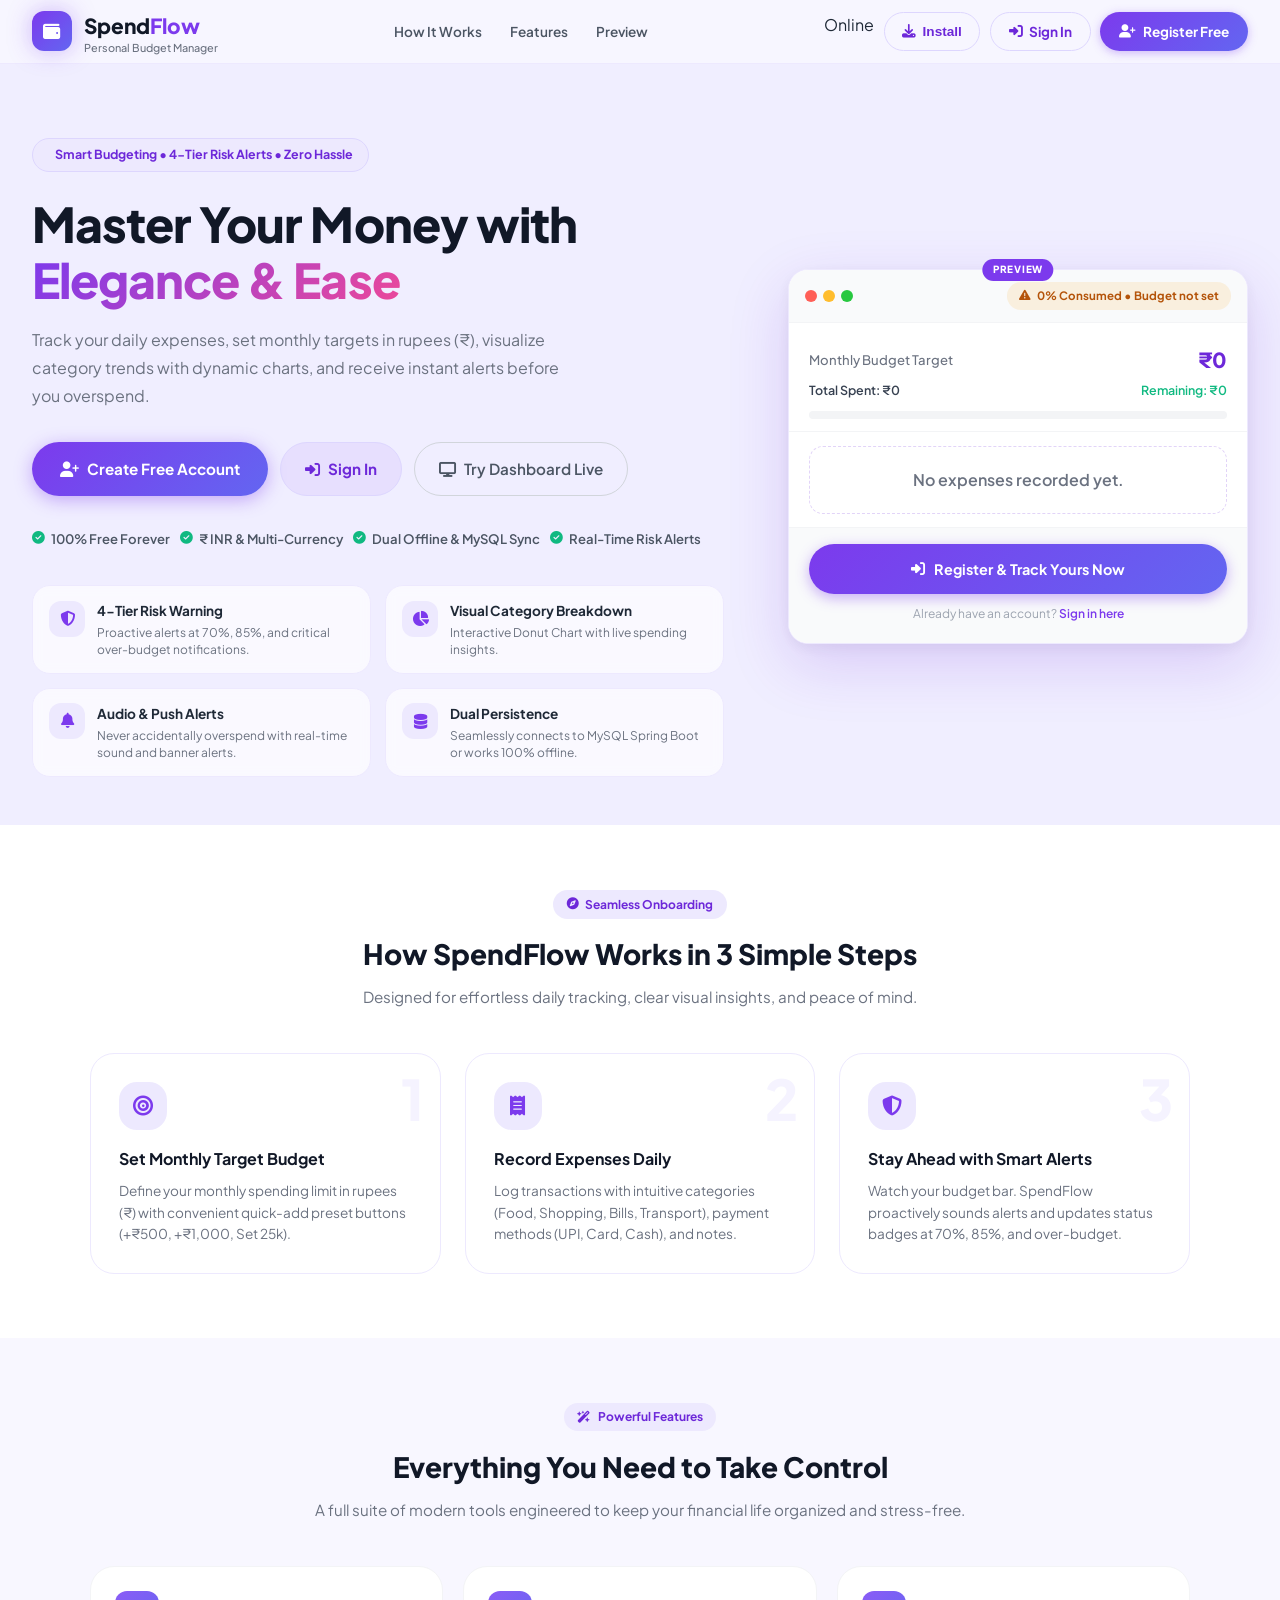
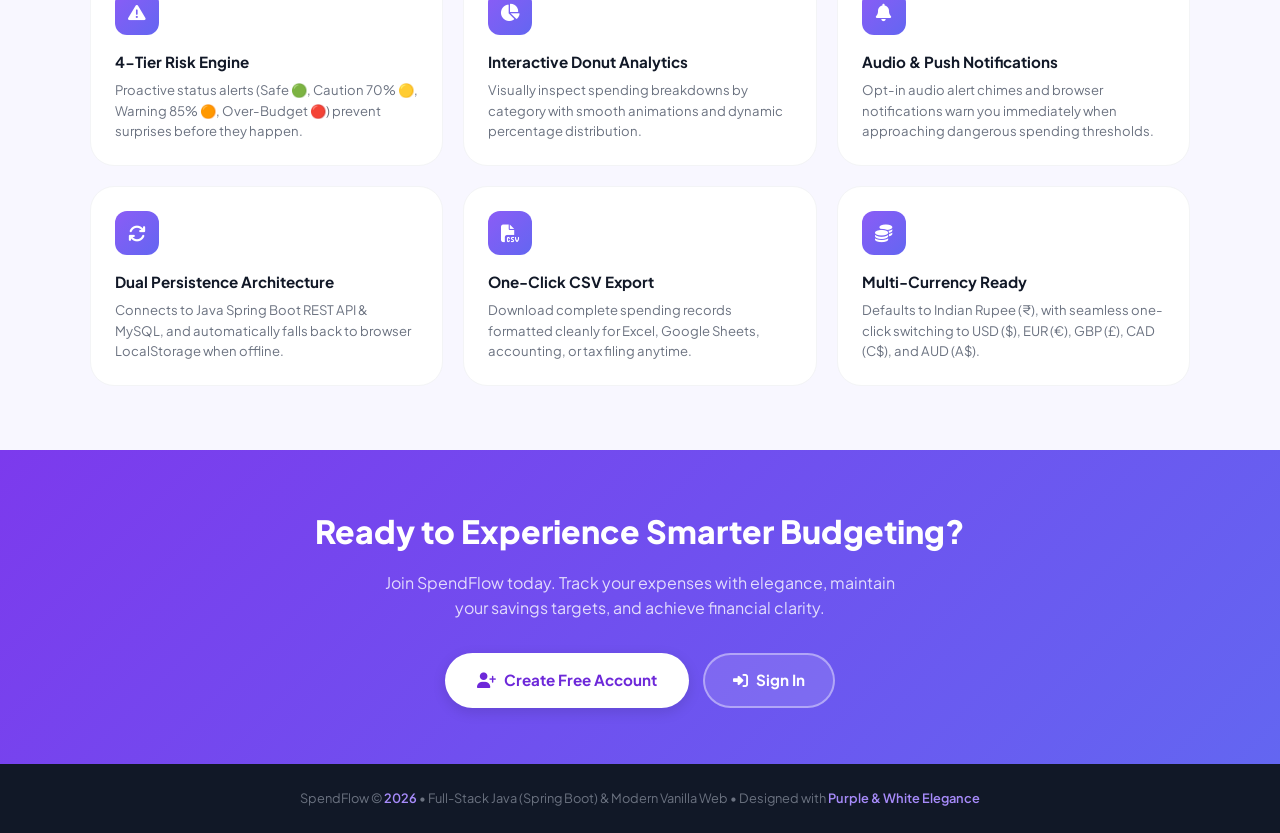
<file: features.html>
<!DOCTYPE html>
<html lang="en">
<head>
    <meta charset="UTF-8">
    <meta name="viewport" content="width=device-width, initial-scale=1.0">
    <meta name="theme-color" content="#6d28d9">
    <link rel="manifest" href="manifest.webmanifest">
    <link rel="icon" href="icons/spendflow.svg" type="image/svg+xml">
    <link rel="apple-touch-icon" href="icons/spendflow.svg">
    <title>Features &amp; Capabilities | SpendFlow</title>
    <meta name="description" content="Explore the comprehensive personal finance and budget tracking features in SpendFlow.">
    <!-- Google Fonts -->
    <link rel="preconnect" href="https://fonts.googleapis.com">
    <link rel="preconnect" href="https://fonts.gstatic.com" crossorigin>
    <link href="https://fonts.googleapis.com/css2?family=Plus+Jakarta+Sans:wght@300;400;500;600;700;800&display=swap" rel="stylesheet">
    <!-- Font Awesome Icons -->
    <link rel="stylesheet" href="https://cdnjs.cloudflare.com/ajax/libs/font-awesome/6.5.1/css/all.min.css">
    <link rel="stylesheet" href="style.css">
</head>
<body>
    <div class="app-wrapper">

        <!-- Top Navigation / Header -->
        <header class="app-header">
            <div class="header-container">
                <a href="index.html" class="logo-area" style="text-decoration: none; color: inherit;">
                    <div class="logo-icon">
                        <i class="fa-solid fa-wallet"></i>
                    </div>
                    <div>
                        <h1 class="logo-title">Spend<span>Flow</span></h1>
                        <p class="logo-subtitle">Personal Expense &amp; Budget Manager</p>
                    </div>
                </a>

                <!-- Multi-Page Navigation Bar -->
                <nav class="app-main-nav" aria-label="Main Navigation">
                    <a href="index.html" class="nav-tab-link"><i class="fa-solid fa-gauge-high"></i> <span>Dashboard</span></a>
                    <a href="expenses.html" class="nav-tab-link"><i class="fa-solid fa-receipt"></i> <span>Expenses</span></a>
                    <a href="categories.html" class="nav-tab-link"><i class="fa-solid fa-chart-pie"></i> <span>Categories</span></a>
                    <a href="features.html" class="nav-tab-link active"><i class="fa-solid fa-sparkles"></i> <span>Features</span></a>
                </nav>

                <div class="header-actions">
                    <div class="currency-selector-wrapper">
                        <label for="currency-select"><i class="fa-solid fa-coins"></i></label>
                        <select id="currency-select" title="Select Currency">
                            <option value="₹" selected>INR (₹)</option>
                            <option value="$">USD ($)</option>
                            <option value="€">EUR (€)</option>
                            <option value="£">GBP (£)</option>
                            <option value="C$">CAD (C$)</option>
                            <option value="A$">AUD (A$)</option>
                        </select>
                    </div>

                    <button id="open-budget-modal-btn" class="btn btn-secondary" title="Update Monthly Budget">
                        <i class="fa-solid fa-pen-to-square"></i>
                        <span>Edit Budget</span>
                    </button>

                    <button id="export-csv-btn" class="btn btn-ghost" title="Export Expenses to CSV">
                        <i class="fa-solid fa-download"></i>
                        <span>Export</span>
                    </button>

                    <!-- User Profile Header Widget -->
                    <div id="user-profile-widget" class="user-profile-header" title="Current User Account">
                        <span class="user-profile-avatar" id="user-profile-avatar"><i class="fa-solid fa-user"></i></span>
                        <span id="user-profile-name">Guest</span>
                        <button type="button" class="user-logout-btn" id="user-logout-btn" title="Sign Out or Switch User">
                            <i class="fa-solid fa-right-from-bracket"></i>
                        </button>
                    </div>
                </div>
            </div>
        </header>

        <!-- Main Content Container -->
        <main class="main-container">

            <!-- Page Hero Banner -->
            <div class="page-hero-banner">
                <div class="page-hero-left">
                    <div class="page-hero-icon">
                        <i class="fa-solid fa-sparkles"></i>
                    </div>
                    <div>
                        <h2 class="page-hero-title">SpendFlow Features &amp; System Capabilities</h2>
                        <p class="page-hero-subtitle">Discover the full toolkit designed to keep your personal finances elegant, organized, and over-budget proof.</p>
                    </div>
                </div>
                <div class="page-hero-actions">
                    <a href="index.html" class="btn btn-primary">
                        <i class="fa-solid fa-gauge-high"></i>
                        <span>Go to Dashboard</span>
                    </a>
                    <a href="expenses.html" class="btn btn-secondary">
                        <i class="fa-solid fa-receipt"></i>
                        <span>Log Expenses</span>
                    </a>
                </div>
            </div>

            <!-- Detailed Features 2x3 Grid -->
            <div class="features-page-grid">

                <!-- Feature 1: 4-Tier Risk Warning System -->
                <div class="feature-deep-card">
                    <div class="feature-deep-header">
                        <div class="feature-deep-icon">
                            <i class="fa-solid fa-shield-halved"></i>
                        </div>
                        <div>
                            <h3>4-Tier Risk Warning Engine</h3>
                            <span class="badge badge-primary">Smart Protection</span>
                        </div>
                    </div>
                    <p>
                        SpendFlow continuously monitors your monthly spending against your target budget and provides proactive risk assessments before limits are broken.
                    </p>
                    <div class="feature-pills-row">
                        <span class="feature-spec-pill" style="color: #065f46; background: #d1fae5;">🟢 Safe Zone (0% - 69%)</span>
                        <span class="feature-spec-pill" style="color: #92400e; background: #fef3c7;">🟡 Caution Alert (70% - 84%)</span>
                        <span class="feature-spec-pill" style="color: #c2410c; background: #ffedd5;">🟠 Warning Limit (85% - 99%)</span>
                        <span class="feature-spec-pill" style="color: #991b1b; background: #fee2e2;">🔴 Critical Overdraft (100%+)</span>
                    </div>
                </div>

                <!-- Feature 2: Visual Category Analytics -->
                <div class="feature-deep-card">
                    <div class="feature-deep-header">
                        <div class="feature-deep-icon">
                            <i class="fa-solid fa-chart-pie"></i>
                        </div>
                        <div>
                            <h3>Interactive Visual Analytics</h3>
                            <span class="badge badge-primary">Chart.js Powered</span>
                        </div>
                    </div>
                    <p>
                        Visualize spending patterns with an interactive animated Donut Chart and category breakdown share bars, allowing you to identify financial leaks instantly.
                    </p>
                    <div class="feature-pills-row">
                        <span class="feature-spec-pill">Donut Visualization</span>
                        <span class="feature-spec-pill">Category Share %</span>
                        <span class="feature-spec-pill">Color-Coded Badges</span>
                        <span class="feature-spec-pill">9 Standard Categories</span>
                    </div>
                </div>

                <!-- Feature 3: Audio & Push Alerts -->
                <div class="feature-deep-card">
                    <div class="feature-deep-header">
                        <div class="feature-deep-icon">
                            <i class="fa-solid fa-bell"></i>
                        </div>
                        <div>
                            <h3>Desktop Push &amp; Sound Alerts</h3>
                            <span class="badge badge-primary">Real-Time</span>
                        </div>
                    </div>
                    <p>
                        Opt in to desktop notifications and pleasant Web Audio chimes whenever spending crosses caution (70%) or critical deficit thresholds.
                    </p>
                    <div class="feature-pills-row">
                        <span class="feature-spec-pill">Opt-in Browser Notifications</span>
                        <span class="feature-spec-pill">Synthesized Sound Chimes</span>
                        <span class="feature-spec-pill">Zero Spam</span>
                    </div>
                </div>

                <!-- Feature 4: Dual Persistence Architecture -->
                <div class="feature-deep-card">
                    <div class="feature-deep-header">
                        <div class="feature-deep-icon">
                            <i class="fa-solid fa-database"></i>
                        </div>
                        <div>
                            <h3>Dual Persistence Sync</h3>
                            <span class="badge badge-primary">Full-Stack + Offline</span>
                        </div>
                    </div>
                    <p>
                        Enjoy zero downtime. SpendFlow synchronizes with Spring Boot 3 REST API &amp; MySQL when connected, and gracefully falls back to browser LocalStorage when offline.
                    </p>
                    <div class="feature-pills-row">
                        <span class="feature-spec-pill">Spring Boot 3</span>
                        <span class="feature-spec-pill">MySQL 8.x JPA</span>
                        <span class="feature-spec-pill">Offline LocalStorage</span>
                        <span class="feature-spec-pill">Instant Automatic Failover</span>
                    </div>
                </div>

                <!-- Feature 5: Multi-Currency Engine -->
                <div class="feature-deep-card">
                    <div class="feature-deep-header">
                        <div class="feature-deep-icon">
                            <i class="fa-solid fa-coins"></i>
                        </div>
                        <div>
                            <h3>Multi-Currency Support</h3>
                            <span class="badge badge-primary">Global Ready</span>
                        </div>
                    </div>
                    <p>
                        Optimized for Indian Rupees (₹) with seamless one-click switching to US Dollar ($), Euro (€), British Pound (£), Canadian Dollar (C$), or Australian Dollar (A$).
                    </p>
                    <div class="feature-pills-row">
                        <span class="feature-spec-pill">INR (₹) Default</span>
                        <span class="feature-spec-pill">USD ($)</span>
                        <span class="feature-spec-pill">EUR (€)</span>
                        <span class="feature-spec-pill">GBP (£)</span>
                        <span class="feature-spec-pill">CAD (C$)</span>
                        <span class="feature-spec-pill">AUD (A$)</span>
                    </div>
                </div>

                <!-- Feature 6: 1-Click CSV Export -->
                <div class="feature-deep-card">
                    <div class="feature-deep-header">
                        <div class="feature-deep-icon">
                            <i class="fa-solid fa-file-csv"></i>
                        </div>
                        <div>
                            <h3>Instant Spreadsheet CSV Export</h3>
                            <span class="badge badge-primary">Data Portability</span>
                        </div>
                    </div>
                    <p>
                        Export all your transaction history into a standard CSV file with one click, perfectly formatted for Microsoft Excel, Google Sheets, or tax filing.
                    </p>
                    <div class="feature-pills-row">
                        <span class="feature-spec-pill">Excel Compatible</span>
                        <span class="feature-spec-pill">Google Sheets Ready</span>
                        <span class="feature-spec-pill">Client-Side Export</span>
                        <span class="feature-spec-pill">Timestamped Filename</span>
                    </div>
                </div>

            </div>

            <!-- Bottom Navigation Banner -->
            <div class="welcome-cta-banner" style="margin-top: 1rem;">
                <h3>Ready to manage your finances?</h3>
                <p>Jump straight into your interactive dashboard or explore the visual category breakdown.</p>
                <div class="welcome-cta-banner-buttons">
                    <a href="index.html" class="btn-white-solid">
                        <i class="fa-solid fa-gauge-high"></i>
                        <span>Open Dashboard</span>
                    </a>
                    <a href="expenses.html" class="btn-white-outline">
                        <i class="fa-solid fa-receipt"></i>
                        <span>View Expenses</span>
                    </a>
                    <a href="categories.html" class="btn-white-outline">
                        <i class="fa-solid fa-chart-pie"></i>
                        <span>Category Breakdown</span>
                    </a>
                </div>
            </div>

        </main>

        <!-- Footer -->
        <footer class="app-footer">
            <p>SpendFlow &copy; <span id="current-year"></span> &bull; Crafted with Purple &amp; White Elegance &bull; Full-Stack Java &amp; LocalStorage</p>
        </footer>
    </div>

    <!-- Edit Monthly Budget Modal -->
    <div class="modal-backdrop hidden" id="budget-modal">
        <div class="modal-dialog">
            <div class="modal-header">
                <div class="modal-title-wrap">
                    <div class="modal-icon"><i class="fa-solid fa-coins"></i></div>
                    <div>
                        <h3 class="modal-title">Set Monthly Budget</h3>
                        <p class="modal-subtitle">Define your spending limit for this month</p>
                    </div>
                </div>
                <button class="modal-close" id="close-budget-modal-btn" aria-label="Close modal">
                    <i class="fa-solid fa-xmark"></i>
                </button>
            </div>
            <form id="budget-form">
                <div class="modal-body">
                    <div class="form-group">
                        <label for="budget-input">Monthly Budget Limit (<span id="modal-currency-symbol">₹</span>)</label>
                        <div class="input-wrapper input-wrapper-lg">
                            <span class="input-prefix" id="budget-currency-prefix">₹</span>
                            <input type="number" id="budget-input" min="1" step="any" placeholder="e.g. 1000 or 25000" required>
                        </div>
                    </div>
                </div>
                <div class="modal-footer">
                    <button type="button" class="btn btn-ghost" id="cancel-budget-modal-btn">Cancel</button>
                    <button type="submit" class="btn btn-primary">Save Budget</button>
                </div>
            </form>
        </div>
    </div>

    <!-- Toast Notification Container -->
    <div class="toast-container" id="toast-container" aria-live="polite"></div>

    <script src="pwa.js"></script>
    <script src="script.js"></script>
</body>
</html>
</file>
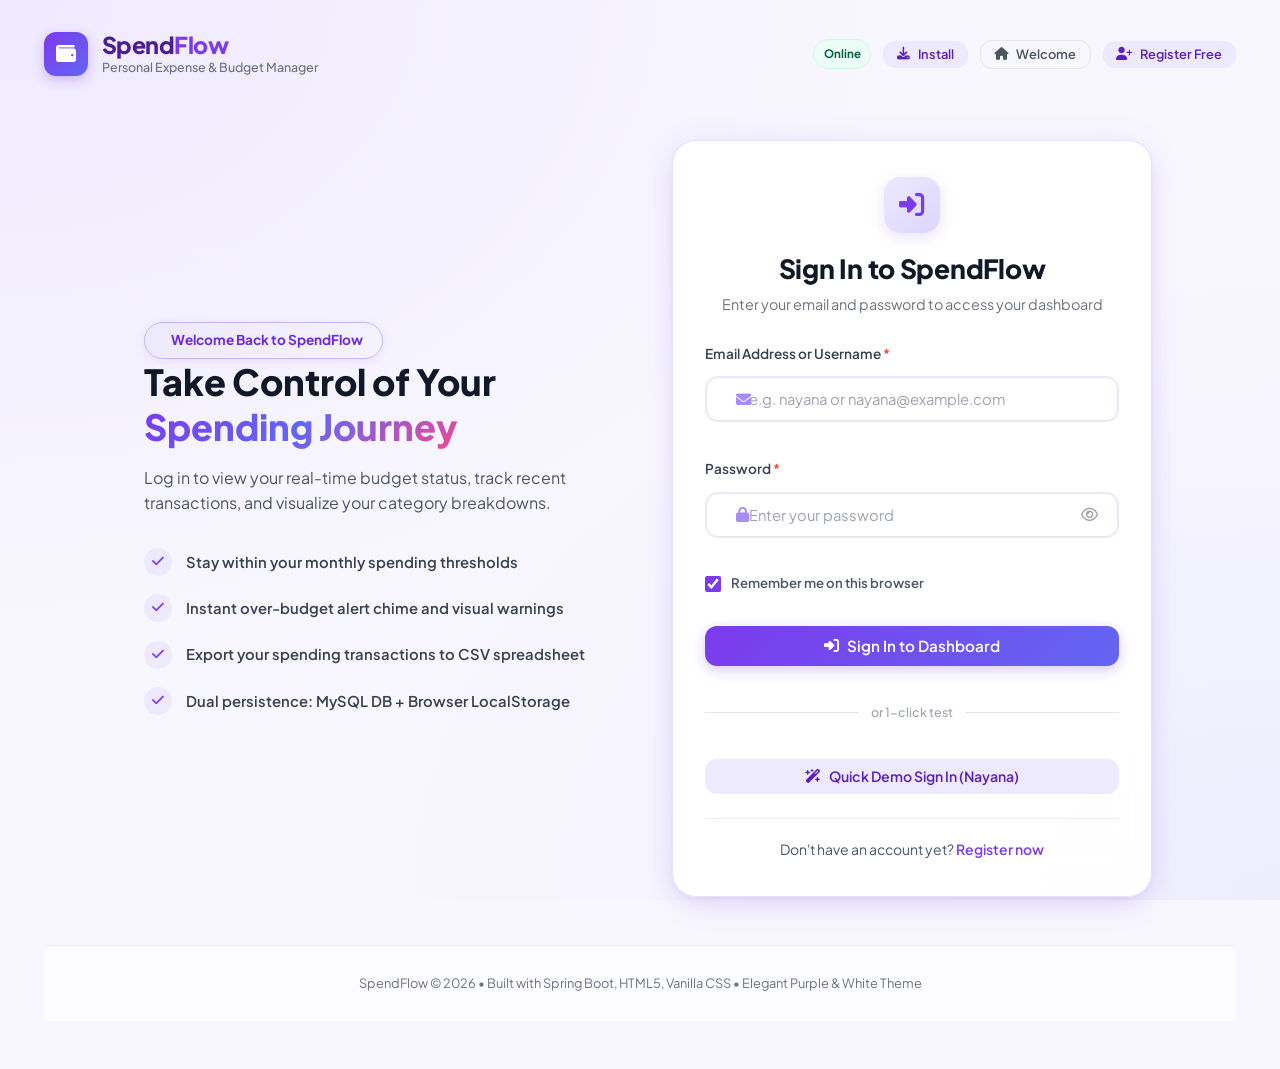
<file: login.html>
<!DOCTYPE html>
<html lang="en">
<head>
    <meta charset="UTF-8">
    <meta name="viewport" content="width=device-width, initial-scale=1.0">
    <meta name="theme-color" content="#6d28d9">
    <link rel="manifest" href="manifest.webmanifest">
    <link rel="icon" href="icons/spendflow.svg" type="image/svg+xml">
    <link rel="apple-touch-icon" href="icons/spendflow.svg">
    <title>Sign In | SpendFlow - Expense &amp; Budget Manager</title>
    <meta name="description" content="Sign in to SpendFlow to view your spending insights, manage expenses, and maintain your budget limits.">
    <!-- Google Fonts -->
    <link rel="preconnect" href="https://fonts.googleapis.com">
    <link rel="preconnect" href="https://fonts.gstatic.com" crossorigin>
    <link href="https://fonts.googleapis.com/css2?family=Plus+Jakarta+Sans:wght@300;400;500;600;700;800&display=swap" rel="stylesheet">
    <!-- Font Awesome Icons -->
    <link rel="stylesheet" href="https://cdnjs.cloudflare.com/ajax/libs/font-awesome/6.5.1/css/all.min.css">
    <link rel="stylesheet" href="style.css">
</head>
<body class="auth-page-body">
    <div class="auth-wrapper">

        <!-- Navigation Header -->
        <header class="auth-header">
            <a href="welcome.html" class="logo-area" title="SpendFlow Home">
                <div class="logo-icon">
                    <i class="fa-solid fa-wallet"></i>
                </div>
                <div>
                    <h1 class="logo-title">Spend<span>Flow</span></h1>
                    <p class="logo-subtitle">Personal Expense &amp; Budget Manager</p>
                </div>
            </a>

            <div class="auth-header-actions">
                <a href="welcome.html" class="btn btn-ghost btn-sm" title="Back to Welcome Page">
                    <i class="fa-solid fa-house"></i>
                    <span>Welcome</span>
                </a>
                <a href="register.html" class="btn btn-secondary btn-sm" title="Don't have an account?">
                    <i class="fa-solid fa-user-plus"></i>
                    <span>Register Free</span>
                </a>
            </div>
        </header>

        <!-- Main Auth Container -->
        <main class="auth-centered-page">
            <div class="auth-split-layout">

                <!-- Left Column: Welcome Back Banner -->
                <div class="auth-side-intro">
                    <div class="welcome-badge">
                        <i class="fa-solid fa-sparkles"></i>
                        <span>Welcome Back to SpendFlow</span>
                    </div>

                    <h2>Take Control of Your <span class="gradient-text">Spending Journey</span></h2>
                    <p>
                        Log in to view your real-time budget status, track recent transactions, and visualize your category breakdowns.
                    </p>

                    <div class="auth-perks-list">
                        <div class="auth-perk-item">
                            <span class="perk-check"><i class="fa-solid fa-check"></i></span>
                            <span>Stay within your monthly spending thresholds</span>
                        </div>
                        <div class="auth-perk-item">
                            <span class="perk-check"><i class="fa-solid fa-check"></i></span>
                            <span>Instant over-budget alert chime and visual warnings</span>
                        </div>
                        <div class="auth-perk-item">
                            <span class="perk-check"><i class="fa-solid fa-check"></i></span>
                            <span>Export your spending transactions to CSV spreadsheet</span>
                        </div>
                        <div class="auth-perk-item">
                            <span class="perk-check"><i class="fa-solid fa-check"></i></span>
                            <span>Dual persistence: MySQL DB + Browser LocalStorage</span>
                        </div>
                    </div>
                </div>

                <!-- Right Column: Login Card -->
                <div class="auth-card-container">
                    <div class="glass-card auth-card">

                        <div class="auth-card-header">
                            <div class="auth-card-icon">
                                <i class="fa-solid fa-right-to-bracket"></i>
                            </div>
                            <h2>Sign In to SpendFlow</h2>
                            <p>Enter your email and password to access your dashboard</p>
                        </div>

                        <!-- Feedback Alert Box -->
                        <div id="auth-alert-box" class="auth-alert hidden" role="alert"></div>

                        <!-- Login Form -->
                        <form id="login-form" class="auth-form" autocomplete="on">
                            <!-- Email Address or Username -->
                            <div class="form-group">
                                <label for="login-email">Email Address or Username <span class="required">*</span></label>
                                <div class="input-wrapper">
                                    <i class="fa-solid fa-envelope input-icon"></i>
                                    <input type="text" id="login-email" name="email" placeholder="e.g. nayana or nayana@example.com" required autocomplete="username">
                                </div>
                            </div>

                            <!-- Password -->
                            <div class="form-group">
                                <label for="login-password">Password <span class="required">*</span></label>
                                <div class="input-wrapper">
                                    <i class="fa-solid fa-lock input-icon"></i>
                                    <input type="password" id="login-password" name="password" placeholder="Enter your password" required autocomplete="current-password">
                                    <button type="button" class="password-toggle-btn" aria-label="Toggle password visibility">
                                        <i class="fa-regular fa-eye"></i>
                                    </button>
                                </div>
                            </div>

                            <!-- Remember Me Checkbox -->
                            <label class="form-checkbox-row">
                                <input type="checkbox" id="remember-me" checked>
                                <span>Remember me on this browser</span>
                            </label>

                            <!-- Submit Button -->
                            <button type="submit" class="btn btn-primary btn-block submit-btn" id="login-submit-btn">
                                <i class="fa-solid fa-right-to-bracket"></i>
                                <span>Sign In to Dashboard</span>
                            </button>

                            <div class="auth-divider">
                                <span>or 1-click test</span>
                            </div>

                            <!-- Quick Demo Button -->
                            <button type="button" class="btn btn-secondary btn-block" id="demo-login-btn">
                                <i class="fa-solid fa-wand-magic-sparkles"></i>
                                <span>Quick Demo Sign In (Nayana)</span>
                            </button>
                        </form>

                        <!-- Card Footer -->
                        <div class="auth-card-footer">
                            <p>Don't have an account yet? <a href="register.html" id="switch-to-register-link">Register now</a></p>
                        </div>

                    </div>
                </div>

            </div>
        </main>

        <!-- Footer -->
        <footer class="app-footer">
            <p>SpendFlow &copy; <span id="auth-year"></span> &bull; Built with Spring Boot, HTML5, Vanilla CSS &bull; Elegant Purple &amp; White Theme</p>
        </footer>

    </div>

    <!-- Toast Notification Container -->
    <div class="toast-container" id="toast-container" aria-live="polite"></div>

    <script src="pwa.js"></script>
    <script src="auth.js"></script>
</body>
</html>
</file>
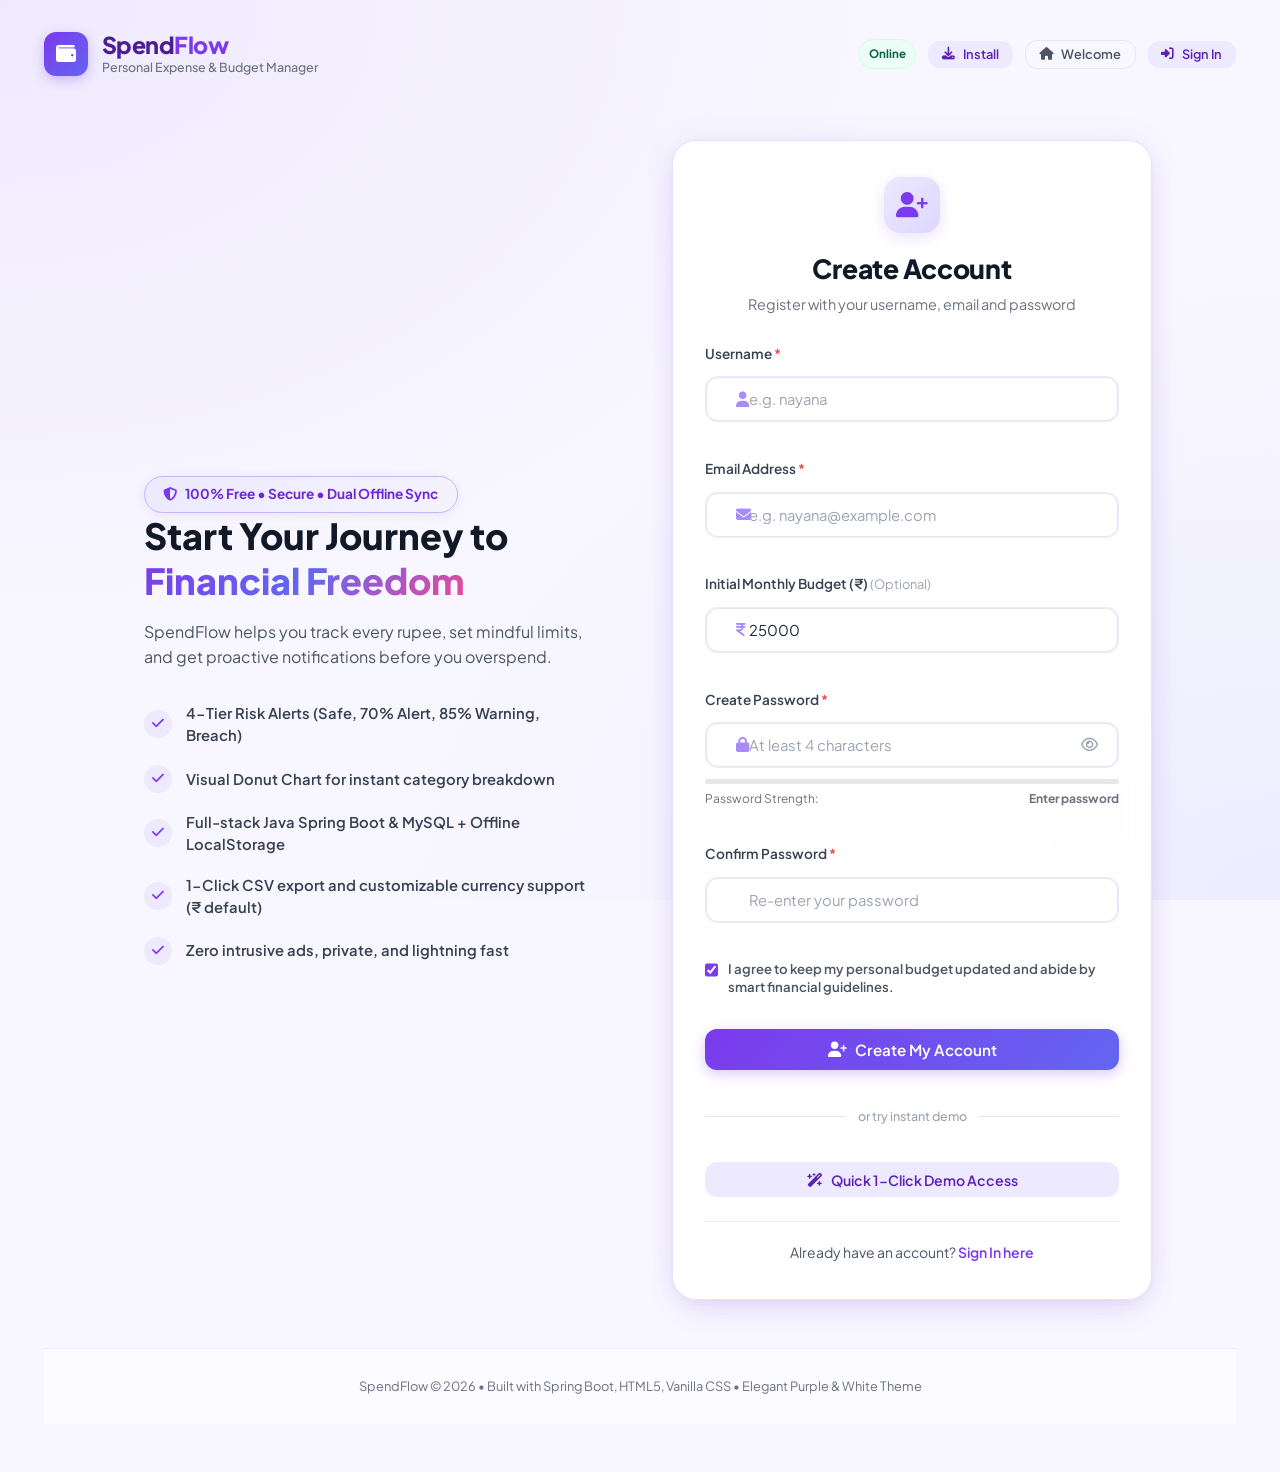
<file: register.html>
<!DOCTYPE html>
<html lang="en">
<head>
    <meta charset="UTF-8">
    <meta name="viewport" content="width=device-width, initial-scale=1.0">
    <meta name="theme-color" content="#6d28d9">
    <link rel="manifest" href="manifest.webmanifest">
    <link rel="icon" href="icons/spendflow.svg" type="image/svg+xml">
    <link rel="apple-touch-icon" href="icons/spendflow.svg">
    <title>Create Free Account | SpendFlow - Expense &amp; Budget Manager</title>
    <meta name="description" content="Register for SpendFlow to manage your monthly budget, track daily expenses, and stay ahead with real-time risk alerts.">
    <!-- Google Fonts -->
    <link rel="preconnect" href="https://fonts.googleapis.com">
    <link rel="preconnect" href="https://fonts.gstatic.com" crossorigin>
    <link href="https://fonts.googleapis.com/css2?family=Plus+Jakarta+Sans:wght@300;400;500;600;700;800&display=swap" rel="stylesheet">
    <!-- Font Awesome Icons -->
    <link rel="stylesheet" href="https://cdnjs.cloudflare.com/ajax/libs/font-awesome/6.5.1/css/all.min.css">
    <link rel="stylesheet" href="style.css">
</head>
<body class="auth-page-body">
    <div class="auth-wrapper">

        <!-- Navigation Header -->
        <header class="auth-header">
            <a href="welcome.html" class="logo-area" title="SpendFlow Home">
                <div class="logo-icon">
                    <i class="fa-solid fa-wallet"></i>
                </div>
                <div>
                    <h1 class="logo-title">Spend<span>Flow</span></h1>
                    <p class="logo-subtitle">Personal Expense &amp; Budget Manager</p>
                </div>
            </a>

            <div class="auth-header-actions">
                <a href="welcome.html" class="btn btn-ghost btn-sm" title="Back to Welcome Page">
                    <i class="fa-solid fa-house"></i>
                    <span>Welcome</span>
                </a>
                <a href="login.html" class="btn btn-secondary btn-sm" title="Already have an account?">
                    <i class="fa-solid fa-right-to-bracket"></i>
                    <span>Sign In</span>
                </a>
            </div>
        </header>

        <!-- Main Auth Container -->
        <main class="auth-centered-page">
            <div class="auth-split-layout">

                <!-- Left Column: Value Proposition & Perks -->
                <div class="auth-side-intro">
                    <div class="welcome-badge">
                        <i class="fa-solid fa-shield-halved"></i>
                        <span>100% Free &bull; Secure &bull; Dual Offline Sync</span>
                    </div>

                    <h2>Start Your Journey to <span class="gradient-text">Financial Freedom</span></h2>
                    <p>
                        SpendFlow helps you track every rupee, set mindful limits, and get proactive notifications before you overspend.
                    </p>

                    <div class="auth-perks-list">
                        <div class="auth-perk-item">
                            <span class="perk-check"><i class="fa-solid fa-check"></i></span>
                            <span>4-Tier Risk Alerts (Safe, 70% Alert, 85% Warning, Breach)</span>
                        </div>
                        <div class="auth-perk-item">
                            <span class="perk-check"><i class="fa-solid fa-check"></i></span>
                            <span>Visual Donut Chart for instant category breakdown</span>
                        </div>
                        <div class="auth-perk-item">
                            <span class="perk-check"><i class="fa-solid fa-check"></i></span>
                            <span>Full-stack Java Spring Boot &amp; MySQL + Offline LocalStorage</span>
                        </div>
                        <div class="auth-perk-item">
                            <span class="perk-check"><i class="fa-solid fa-check"></i></span>
                            <span>1-Click CSV export and customizable currency support (₹ default)</span>
                        </div>
                        <div class="auth-perk-item">
                            <span class="perk-check"><i class="fa-solid fa-check"></i></span>
                            <span>Zero intrusive ads, private, and lightning fast</span>
                        </div>
                    </div>
                </div>

                <!-- Right Column: Registration Card -->
                <div class="auth-card-container">
                    <div class="glass-card auth-card">

                        <div class="auth-card-header">
                            <div class="auth-card-icon">
                                <i class="fa-solid fa-user-plus"></i>
                            </div>
                            <h2>Create Account</h2>
                            <p>Register with your username, email and password</p>
                        </div>

                        <!-- Feedback Alert Box -->
                        <div id="auth-alert-box" class="auth-alert hidden" role="alert"></div>

                        <!-- Registration Form -->
                        <form id="register-form" class="auth-form" autocomplete="on">
                            <!-- Username -->
                            <div class="form-group">
                                <label for="register-name">Username <span class="required">*</span></label>
                                <div class="input-wrapper">
                                    <i class="fa-solid fa-user input-icon"></i>
                                    <input type="text" id="register-name" name="username" placeholder="e.g. nayana" required maxlength="100" autocomplete="username">
                                </div>
                            </div>

                            <!-- Email Address -->
                            <div class="form-group">
                                <label for="register-email">Email Address <span class="required">*</span></label>
                                <div class="input-wrapper">
                                    <i class="fa-solid fa-envelope input-icon"></i>
                                    <input type="email" id="register-email" name="email" placeholder="e.g. nayana@example.com" required maxlength="120" autocomplete="email">
                                </div>
                            </div>

                            <!-- Initial Monthly Budget (Rupees) -->
                            <div class="form-group">
                                <label for="register-budget">Initial Monthly Budget (₹) <span style="font-weight: normal; color: var(--gray-400); font-size: 0.8rem;">(Optional)</span></label>
                                <div class="input-wrapper">
                                    <i class="fa-solid fa-indian-rupee-sign input-icon"></i>
                                    <input type="number" id="register-budget" name="budget" placeholder="25000" value="25000" min="500" step="500">
                                </div>
                            </div>

                            <!-- Password -->
                            <div class="form-group">
                                <label for="register-password">Create Password <span class="required">*</span></label>
                                <div class="input-wrapper">
                                    <i class="fa-solid fa-lock input-icon"></i>
                                    <input type="password" id="register-password" name="password" placeholder="At least 4 characters" minlength="4" required autocomplete="new-password">
                                    <button type="button" class="password-toggle-btn" aria-label="Toggle password visibility">
                                        <i class="fa-regular fa-eye"></i>
                                    </button>
                                </div>
                                <!-- Password Strength Meter -->
                                <div class="password-strength-wrapper">
                                    <div class="strength-bar-bg">
                                        <div class="strength-bar-fill" id="strength-bar-fill"></div>
                                    </div>
                                    <div class="strength-text">
                                        <span>Password Strength:</span>
                                        <span class="strength-badge" id="strength-badge">Enter password</span>
                                    </div>
                                </div>
                            </div>

                            <!-- Confirm Password -->
                            <div class="form-group">
                                <label for="register-confirm-password">Confirm Password <span class="required">*</span></label>
                                <div class="input-wrapper">
                                    <i class="fa-solid fa-shield-check input-icon"></i>
                                    <input type="password" id="register-confirm-password" name="confirmPassword" placeholder="Re-enter your password" required autocomplete="new-password">
                                </div>
                                <div class="password-match-tag hidden" id="password-match-tag"></div>
                            </div>

                            <!-- Terms and Conditions Checkbox -->
                            <label class="form-checkbox-row">
                                <input type="checkbox" id="register-terms" checked required>
                                <span>I agree to keep my personal budget updated and abide by smart financial guidelines.</span>
                            </label>

                            <!-- Submit Button -->
                            <button type="submit" class="btn btn-primary btn-block submit-btn" id="register-submit-btn">
                                <i class="fa-solid fa-user-plus"></i>
                                <span>Create My Account</span>
                            </button>

                            <div class="auth-divider">
                                <span>or try instant demo</span>
                            </div>

                            <!-- Quick Demo Button -->
                            <button type="button" class="btn btn-secondary btn-block" id="demo-login-btn">
                                <i class="fa-solid fa-wand-magic-sparkles"></i>
                                <span>Quick 1-Click Demo Access</span>
                            </button>
                        </form>

                        <!-- Card Footer -->
                        <div class="auth-card-footer">
                            <p>Already have an account? <a href="login.html" id="switch-to-login-link">Sign In here</a></p>
                        </div>

                    </div>
                </div>

            </div>
        </main>

        <!-- Footer -->
        <footer class="app-footer">
            <p>SpendFlow &copy; <span id="auth-year"></span> &bull; Built with Spring Boot, HTML5, Vanilla CSS &bull; Elegant Purple &amp; White Theme</p>
        </footer>

    </div>

    <!-- Toast Notification Container -->
    <div class="toast-container" id="toast-container" aria-live="polite"></div>

    <script src="pwa.js"></script>
    <script src="auth.js"></script>
</body>
</html>
</file>
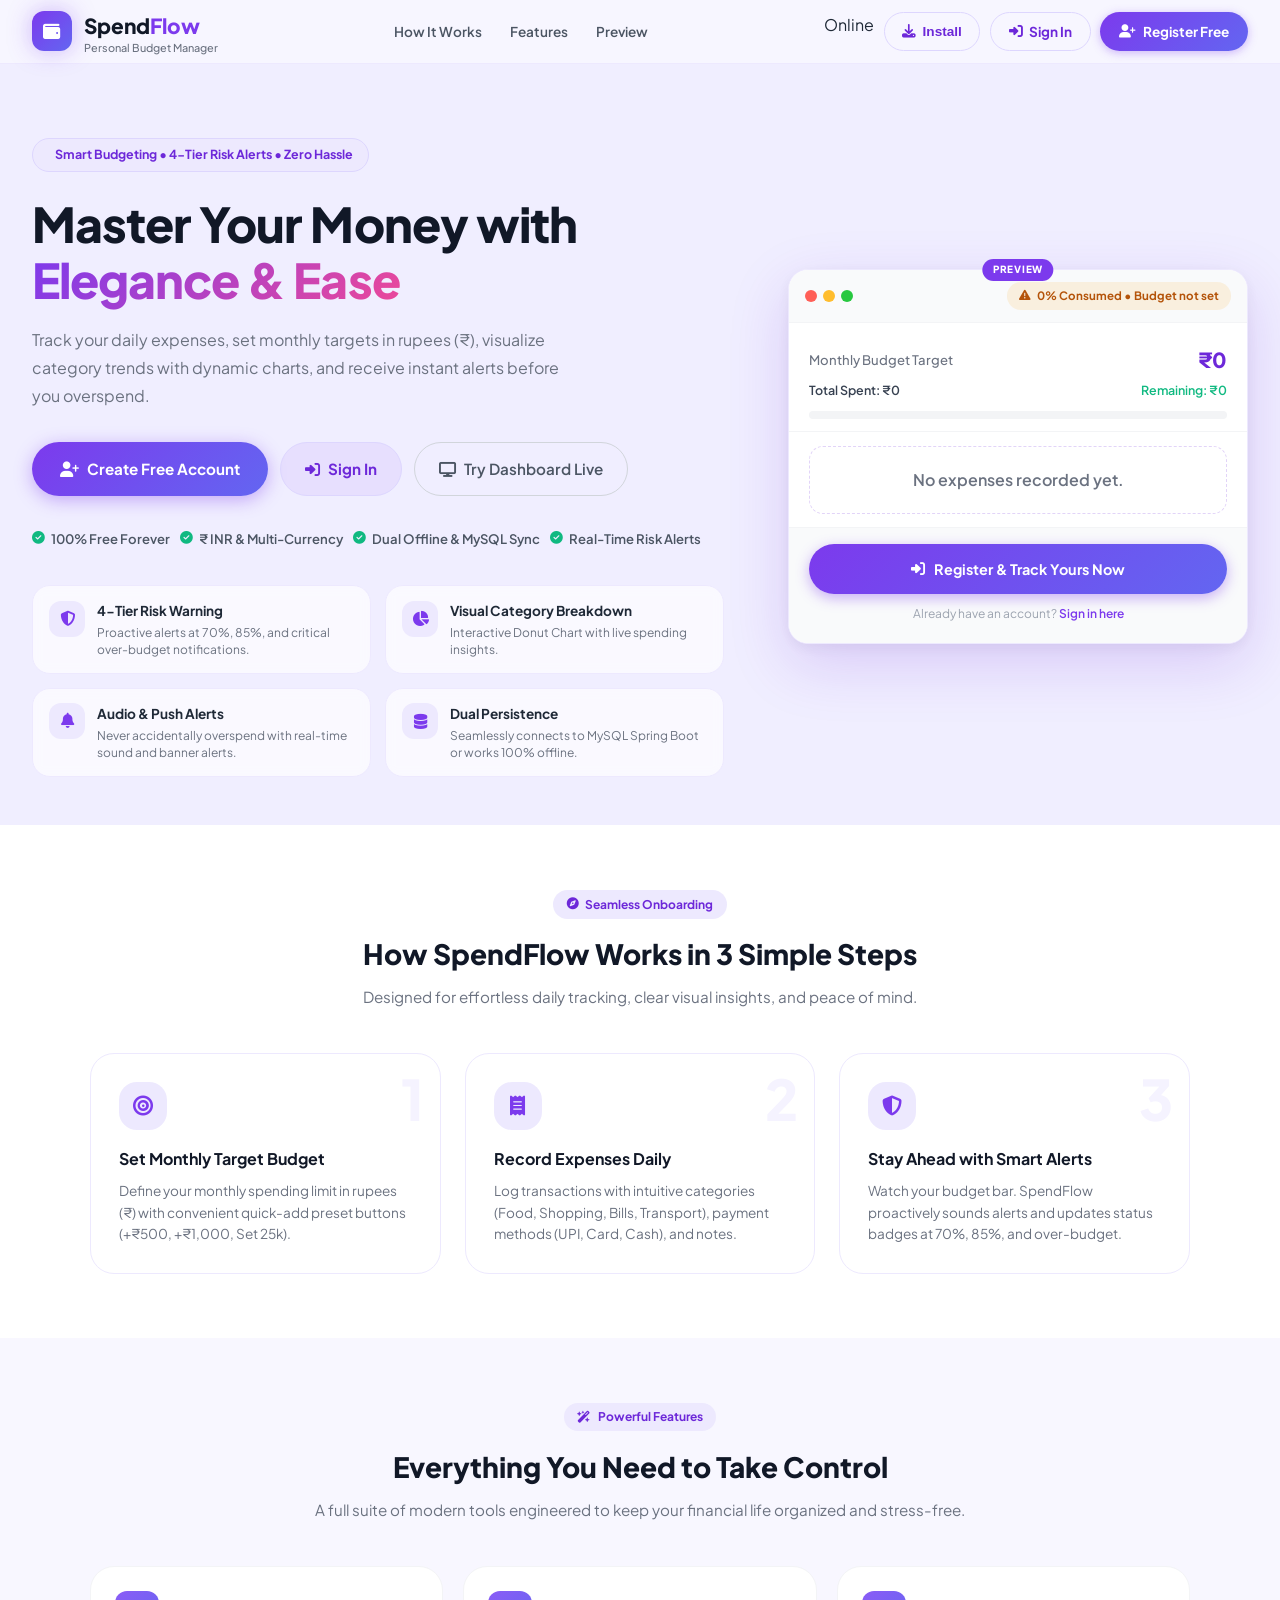
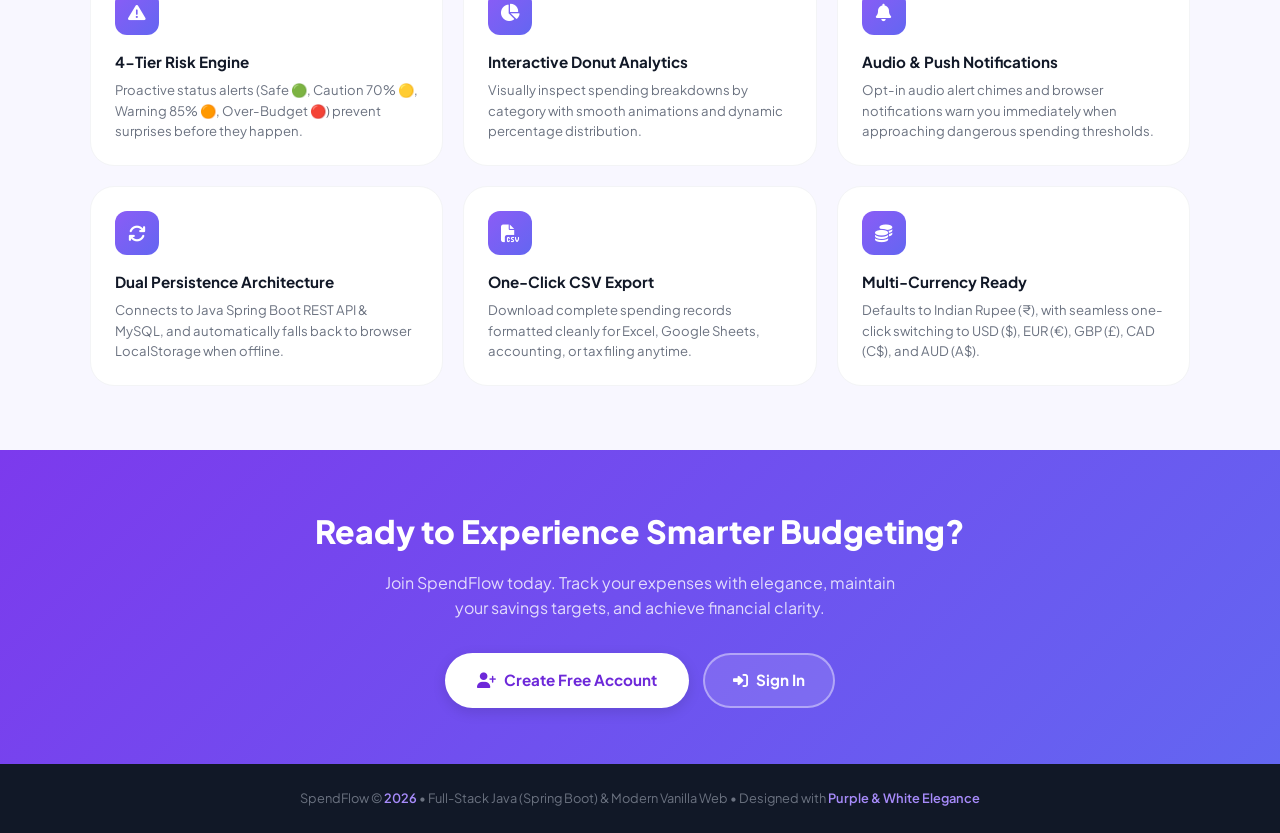
<file: welcome.html>
<!DOCTYPE html>
<html lang="en">
<head>
    <meta charset="UTF-8">
    <meta name="viewport" content="width=device-width, initial-scale=1.0">
    <meta name="theme-color" content="#6d28d9">
    <link rel="manifest" href="manifest.webmanifest">
    <link rel="icon" href="icons/spendflow.svg" type="image/svg+xml">
    <link rel="apple-touch-icon" href="icons/spendflow.svg">
    <title>SpendFlow | Smart Personal Expense & Budget Manager</title>
    <meta name="description" content="Welcome to SpendFlow. Track personal expenses, set monthly targets, visualize spending with dynamic charts, and receive instant budget risk alerts.">
    <!-- DNS Prefetch for performance -->
    <link rel="dns-prefetch" href="https://fonts.googleapis.com">
    <link rel="dns-prefetch" href="https://fonts.gstatic.com">
    <link rel="dns-prefetch" href="https://cdnjs.cloudflare.com">
    <link rel="preconnect" href="https://fonts.googleapis.com">
    <link rel="preconnect" href="https://fonts.gstatic.com" crossorigin>
    <link href="https://fonts.googleapis.com/css2?family=Plus+Jakarta+Sans:wght@300;400;500;600;700;800&display=swap" rel="stylesheet">
    <link rel="stylesheet" href="https://cdnjs.cloudflare.com/ajax/libs/font-awesome/6.5.1/css/all.min.css">
    <style>
        /* ============================================================
           SpendFlow Welcome Page — Standalone Styles
           ============================================================ */
        :root {
            --primary-50: #f5f3ff;
            --primary-100: #ede9fe;
            --primary-200: #ddd6fe;
            --primary-300: #c4b5fd;
            --primary-400: #a78bfa;
            --primary-500: #8b5cf6;
            --primary-600: #7c3aed;
            --primary-700: #6d28d9;
            --primary-800: #5b21b6;
            --primary-900: #4c1d95;
            --accent-gradient: linear-gradient(135deg, #7c3aed 0%, #6366f1 100%);
            --success: #10b981;
            --warning: #f59e0b;
            --danger: #ef4444;
            --white: #ffffff;
            --gray-50: #f9fafb;
            --gray-100: #f3f4f6;
            --gray-200: #e5e7eb;
            --gray-300: #d1d5db;
            --gray-400: #9ca3af;
            --gray-500: #6b7280;
            --gray-600: #4b5563;
            --gray-700: #374151;
            --gray-800: #1f2937;
            --gray-900: #111827;
            --shadow-sm: 0 1px 3px rgba(109,40,217,.05), 0 1px 2px rgba(0,0,0,.04);
            --shadow-md: 0 4px 12px -2px rgba(109,40,217,.1), 0 2px 6px -1px rgba(0,0,0,.04);
            --shadow-lg: 0 12px 30px -4px rgba(109,40,217,.15), 0 4px 10px -2px rgba(0,0,0,.05);
            --shadow-glow: 0 0 24px rgba(124,58,237,.35);
            --radius-sm: 8px;
            --radius-md: 12px;
            --radius-lg: 18px;
            --radius-xl: 24px;
            --radius-full: 9999px;
        }

        *, *::before, *::after {
            box-sizing: border-box; margin: 0; padding: 0;
            -webkit-font-smoothing: antialiased;
        }

        html { scroll-behavior: smooth; }

        body {
            font-family: 'Plus Jakarta Sans', -apple-system, BlinkMacSystemFont, 'Segoe UI', Roboto, sans-serif;
            background: #f0eeff;
            color: var(--gray-800);
            min-height: 100vh;
            line-height: 1.6;
        }

        a { text-decoration: none; color: inherit; }

        /* ── HEADER ── */
        .wl-header {
            position: sticky; top: 0; z-index: 100;
            background: rgba(248,247,255,.92);
            backdrop-filter: blur(12px);
            -webkit-backdrop-filter: blur(12px);
            border-bottom: 1px solid var(--primary-100);
            padding: 0 2rem;
            display: flex; align-items: center; justify-content: space-between;
            height: 64px;
        }

        .wl-logo { display: flex; align-items: center; gap: .75rem; }
        .wl-logo-icon {
            width: 40px; height: 40px; border-radius: var(--radius-md);
            background: var(--accent-gradient);
            display: flex; align-items: center; justify-content: center;
            color: #fff; font-size: 1.1rem;
            box-shadow: var(--shadow-glow);
        }
        .wl-logo-name { font-size: 1.3rem; font-weight: 800; color: var(--gray-900); }
        .wl-logo-name span { color: var(--primary-600); }
        .wl-logo-sub { font-size: .68rem; color: var(--gray-500); font-weight: 500; display: block; line-height: 1; margin-top: 1px; }

        .wl-nav { display: flex; gap: 1.75rem; align-items: center; }
        .wl-nav a {
            font-size: .85rem; font-weight: 600; color: var(--gray-600);
            transition: color .2s;
        }
        .wl-nav a:hover { color: var(--primary-600); }

        .wl-header-btns { display: flex; gap: .6rem; }
        .wl-btn-ghost {
            padding: .45rem 1.1rem; border-radius: var(--radius-full);
            font-size: .85rem; font-weight: 700; color: var(--primary-700);
            border: 1.5px solid var(--primary-200);
            background: transparent; cursor: pointer;
            transition: background .2s, border-color .2s;
            display: inline-flex; align-items: center; gap: .4rem;
        }
        .wl-btn-ghost:hover { background: var(--primary-50); border-color: var(--primary-400); }
        .wl-btn-primary {
            padding: .45rem 1.2rem; border-radius: var(--radius-full);
            font-size: .85rem; font-weight: 700; color: #fff;
            background: var(--accent-gradient);
            border: none; cursor: pointer;
            box-shadow: 0 2px 10px rgba(124,58,237,.35);
            transition: opacity .2s, transform .15s;
            display: inline-flex; align-items: center; gap: .4rem;
        }
        .wl-btn-primary:hover { opacity: .9; transform: translateY(-1px); }

        /* ── HERO SECTION ── */
        .wl-hero {
            max-width: 1280px; margin: 0 auto;
            padding: 4.5rem 2rem 3rem;
            display: grid;
            grid-template-columns: 1fr 460px;
            gap: 4rem;
            align-items: center;
        }

        /* Left column */
        .wl-hero-left {}

        .wl-badge {
            display: inline-flex; align-items: center; gap: .5rem;
            background: var(--primary-100);
            color: var(--primary-700);
            font-size: .78rem; font-weight: 700;
            padding: .35rem .9rem;
            border-radius: var(--radius-full);
            margin-bottom: 1.5rem;
            border: 1px solid var(--primary-200);
        }
        .wl-badge i { font-size: .7rem; }

        .wl-heading {
            font-size: clamp(2rem, 4vw, 3rem);
            font-weight: 800;
            line-height: 1.18;
            color: var(--gray-900);
            margin-bottom: 1.1rem;
            letter-spacing: -.02em;
        }
        .wl-heading .gradient-text {
            background: linear-gradient(135deg, #7c3aed, #ec4899);
            -webkit-background-clip: text; -webkit-text-fill-color: transparent;
            background-clip: text;
        }

        .wl-subtext {
            font-size: 1rem; color: var(--gray-500); line-height: 1.75;
            max-width: 540px; margin-bottom: 2rem;
        }

        /* CTA Buttons */
        .wl-cta-group {
            display: flex; flex-wrap: wrap; gap: .75rem;
            margin-bottom: 2rem;
        }
        .btn-cta-register {
            display: inline-flex; align-items: center; gap: .5rem;
            padding: .85rem 1.75rem;
            border-radius: var(--radius-full);
            background: var(--accent-gradient);
            color: #fff; font-size: .95rem; font-weight: 700;
            box-shadow: 0 4px 18px rgba(124,58,237,.4);
            transition: transform .2s, box-shadow .2s;
        }
        .btn-cta-register:hover { transform: translateY(-2px); box-shadow: 0 6px 24px rgba(124,58,237,.5); }

        .btn-cta-signin {
            display: inline-flex; align-items: center; gap: .5rem;
            padding: .85rem 1.5rem;
            border-radius: var(--radius-full);
            background: rgba(124,58,237,.08);
            color: var(--primary-700); font-size: .95rem; font-weight: 700;
            border: 1.5px solid var(--primary-200);
            transition: background .2s, border-color .2s;
        }
        .btn-cta-signin:hover { background: var(--primary-100); border-color: var(--primary-400); }

        .btn-cta-demo {
            display: inline-flex; align-items: center; gap: .5rem;
            padding: .85rem 1.5rem;
            border-radius: var(--radius-full);
            background: transparent;
            color: var(--gray-600); font-size: .95rem; font-weight: 600;
            border: 1.5px solid var(--gray-300);
            transition: background .2s, border-color .2s, color .2s;
        }
        .btn-cta-demo:hover { background: var(--gray-100); border-color: var(--gray-400); color: var(--gray-800); }

        /* Trust Pills */
        .wl-trust-pills {
            display: flex; flex-wrap: wrap; gap: .6rem;
            margin-bottom: 2.25rem;
        }
        .wl-trust-pill {
            display: inline-flex; align-items: center; gap: .4rem;
            font-size: .82rem; font-weight: 600; color: var(--gray-600);
        }
        .wl-trust-pill i { color: var(--success); font-size: .8rem; }

        /* Feature mini-grid */
        .wl-feature-grid {
            display: grid; grid-template-columns: 1fr 1fr;
            gap: .85rem;
        }
        .wl-feature-item {
            display: flex; align-items: flex-start; gap: .75rem;
            background: rgba(255,255,255,.65);
            border: 1px solid var(--primary-100);
            border-radius: var(--radius-lg);
            padding: .9rem 1rem;
            backdrop-filter: blur(6px);
            transition: box-shadow .2s, border-color .2s;
        }
        .wl-feature-item:hover { box-shadow: var(--shadow-md); border-color: var(--primary-200); }
        .wl-fi-icon {
            width: 36px; height: 36px; border-radius: var(--radius-md);
            background: var(--primary-100);
            display: flex; align-items: center; justify-content: center;
            color: var(--primary-600); font-size: .95rem; flex-shrink: 0;
        }
        .wl-fi-text h4 { font-size: .85rem; font-weight: 700; color: var(--gray-800); margin-bottom: .2rem; }
        .wl-fi-text p  { font-size: .75rem; color: var(--gray-500); line-height: 1.4; }

        /* ── RIGHT: MOCKUP CARD ── */
        .wl-mockup-wrap {
            position: relative;
        }
        .wl-mockup-card {
            background: #fff;
            border-radius: 20px;
            box-shadow: 0 20px 60px rgba(109,40,217,.18), 0 4px 16px rgba(0,0,0,.06);
            overflow: hidden;
            border: 1px solid var(--primary-100);
        }

        /* Window chrome */
        .mockup-chrome {
            background: var(--gray-50);
            border-bottom: 1px solid var(--gray-100);
            padding: .75rem 1rem;
            display: flex; align-items: center; justify-content: space-between;
        }
        .mockup-dots { display: flex; gap: 6px; }
        .mockup-dots span {
            width: 12px; height: 12px; border-radius: 50%;
            display: block;
        }
        .dot-r { background: #ff5f57; }
        .dot-y { background: #ffbd2e; }
        .dot-g { background: #28c840; }
        .mockup-status-badge {
            display: inline-flex; align-items: center; gap: .4rem;
            font-size: .72rem; font-weight: 700;
            padding: .3rem .75rem;
            border-radius: var(--radius-full);
            background: rgba(245,158,11,.12);
            color: #b45309;
        }

        /* Budget block */
        .mockup-budget-block {
            padding: 1.25rem 1.25rem .75rem;
            border-bottom: 1px solid var(--gray-100);
        }
        .mockup-budget-row {
            display: flex; justify-content: space-between; align-items: center;
            margin-bottom: .3rem;
        }
        .mockup-budget-row span { font-size: .82rem; color: var(--gray-500); font-weight: 500; }
        .mockup-budget-row strong { font-size: 1.3rem; font-weight: 800; color: var(--primary-700); }
        .mockup-budget-sub {
            display: flex; justify-content: space-between; align-items: center;
            font-size: .78rem; margin-bottom: .65rem;
        }
        .mockup-budget-sub .spent { color: var(--gray-700); font-weight: 600; }
        .mockup-budget-sub .remaining { color: var(--success); font-weight: 600; }
        .mockup-progress-bg {
            background: var(--gray-100); border-radius: var(--radius-full); height: 8px; overflow: hidden;
        }
        .mockup-progress-fill {
            height: 100%; border-radius: var(--radius-full);
            background: linear-gradient(90deg, #7c3aed, #f59e0b);
            transition: width .6s ease;
        }

        /* Transaction list */
        .mockup-tx-list { padding: .85rem 1.25rem; }
        .mockup-tx-item {
            display: flex; align-items: center; gap: .75rem;
            padding: .65rem 0;
            border-bottom: 1px solid var(--gray-50);
        }
        .mockup-tx-item:last-child { border-bottom: none; }
        .mockup-tx-icon {
            width: 34px; height: 34px; border-radius: 10px;
            display: flex; align-items: center; justify-content: center;
            font-size: .85rem; flex-shrink: 0;
        }
        .tx-food   { background: #d1fae5; color: #059669; }
        .tx-bills  { background: #fef3c7; color: #d97706; }
        .tx-travel { background: #dbeafe; color: #2563eb; }
        .mockup-tx-info { flex: 1; }
        .mockup-tx-info h5 { font-size: .82rem; font-weight: 700; color: var(--gray-800); margin-bottom: 1px; }
        .mockup-tx-info p  { font-size: .7rem; color: var(--gray-400); font-weight: 500; }
        .mockup-tx-amt { font-size: .9rem; font-weight: 700; color: var(--danger); }

        /* Mockup footer */
        .mockup-footer {
            padding: 1rem 1.25rem 1.25rem;
            background: var(--gray-50);
            border-top: 1px solid var(--gray-100);
        }
        .mockup-cta-btn {
            display: flex; align-items: center; justify-content: center; gap: .6rem;
            width: 100%; padding: .85rem;
            border-radius: var(--radius-full);
            background: var(--accent-gradient);
            color: #fff; font-size: .9rem; font-weight: 700;
            box-shadow: 0 4px 14px rgba(124,58,237,.4);
            transition: opacity .2s, transform .15s;
        }
        .mockup-cta-btn:hover { opacity: .9; transform: translateY(-1px); }
        .mockup-footer-note {
            margin-top: .6rem; text-align: center;
            font-size: .75rem; color: var(--gray-400);
        }
        .mockup-footer-note a { color: var(--primary-600); font-weight: 600; }

        /* Floating badge decoration */
        .wl-mockup-wrap::before {
            content: "PREVIEW";
            position: absolute; top: -10px; left: 50%; transform: translateX(-50%);
            background: var(--primary-600); color: #fff;
            font-size: .62rem; font-weight: 800; letter-spacing: .08em;
            padding: .2rem .65rem; border-radius: var(--radius-full);
        }

        /* ── HOW IT WORKS ── */
        .wl-section {
            background: #fff;
            padding: 4rem 2rem;
        }
        .wl-section-alt { background: #f8f7ff; padding: 4rem 2rem; }
        .wl-section-inner { max-width: 1100px; margin: 0 auto; }
        .wl-section-header {
            text-align: center; margin-bottom: 2.75rem;
        }
        .wl-section-pill {
            display: inline-flex; align-items: center; gap: .4rem;
            background: var(--primary-100); color: var(--primary-700);
            font-size: .75rem; font-weight: 700; padding: .3rem .85rem;
            border-radius: var(--radius-full); margin-bottom: .85rem;
        }
        .wl-section-header h3 {
            font-size: 1.75rem; font-weight: 800; color: var(--gray-900);
            margin-bottom: .5rem;
        }
        .wl-section-header p { font-size: .95rem; color: var(--gray-500); }

        /* Steps grid */
        .wl-steps-grid {
            display: grid; grid-template-columns: repeat(3, 1fr); gap: 1.5rem;
        }
        .wl-step-card {
            background: var(--white); border: 1px solid var(--primary-100);
            border-radius: var(--radius-xl); padding: 1.75rem;
            position: relative; overflow: hidden;
            transition: box-shadow .25s, border-color .25s, transform .25s;
        }
        .wl-step-card:hover {
            box-shadow: var(--shadow-lg); border-color: var(--primary-300);
            transform: translateY(-3px);
        }
        .wl-step-num {
            position: absolute; top: 1rem; right: 1rem;
            font-size: 3.5rem; font-weight: 900; color: var(--primary-50);
            line-height: 1; user-select: none;
        }
        .wl-step-icon-wrap {
            width: 48px; height: 48px; border-radius: var(--radius-lg);
            background: var(--primary-100); color: var(--primary-600);
            display: flex; align-items: center; justify-content: center;
            font-size: 1.25rem; margin-bottom: 1rem;
        }
        .wl-step-card h4 { font-size: 1rem; font-weight: 700; color: var(--gray-900); margin-bottom: .5rem; }
        .wl-step-card p  { font-size: .85rem; color: var(--gray-500); line-height: 1.6; }

        /* Features grid */
        .wl-features-grid {
            display: grid; grid-template-columns: repeat(3, 1fr); gap: 1.25rem;
        }
        .wl-feature-card {
            background: var(--white); border: 1px solid var(--gray-100);
            border-radius: var(--radius-xl); padding: 1.5rem;
            transition: box-shadow .2s, border-color .2s, transform .2s;
        }
        .wl-feature-card:hover {
            box-shadow: var(--shadow-md); border-color: var(--primary-200);
            transform: translateY(-2px);
        }
        .wl-feature-icon-wrap {
            width: 44px; height: 44px; border-radius: var(--radius-md);
            background: linear-gradient(135deg, var(--primary-500), #6366f1);
            display: flex; align-items: center; justify-content: center;
            color: #fff; font-size: 1.1rem; margin-bottom: .9rem;
        }
        .wl-feature-card h4 { font-size: .95rem; font-weight: 700; color: var(--gray-900); margin-bottom: .4rem; }
        .wl-feature-card p  { font-size: .82rem; color: var(--gray-500); line-height: 1.55; }

        /* ── CTA BANNER ── */
        .wl-cta-banner {
            background: var(--accent-gradient);
            padding: 3.5rem 2rem; text-align: center;
        }
        .wl-cta-banner h3 { font-size: 2rem; font-weight: 800; color: #fff; margin-bottom: .75rem; }
        .wl-cta-banner p  { font-size: 1rem; color: rgba(255,255,255,.8); margin-bottom: 2rem; max-width: 540px; margin-left: auto; margin-right: auto; }
        .wl-cta-banner-btns { display: flex; justify-content: center; flex-wrap: wrap; gap: .85rem; }
        .btn-banner-white {
            display: inline-flex; align-items: center; gap: .5rem;
            padding: .85rem 2rem; border-radius: var(--radius-full);
            background: #fff; color: var(--primary-700); font-size: .95rem; font-weight: 700;
            box-shadow: 0 4px 14px rgba(0,0,0,.12);
            transition: transform .2s, box-shadow .2s;
        }
        .btn-banner-white:hover { transform: translateY(-2px); box-shadow: 0 6px 20px rgba(0,0,0,.18); }
        .btn-banner-outline {
            display: inline-flex; align-items: center; gap: .5rem;
            padding: .85rem 1.75rem; border-radius: var(--radius-full);
            background: rgba(255,255,255,.12); color: #fff; font-size: .95rem; font-weight: 700;
            border: 2px solid rgba(255,255,255,.4);
            transition: background .2s, border-color .2s;
        }
        .btn-banner-outline:hover { background: rgba(255,255,255,.22); border-color: rgba(255,255,255,.7); }

        /* ── FOOTER ── */
        .wl-footer {
            background: var(--gray-900); padding: 1.5rem 2rem;
            text-align: center; color: var(--gray-500); font-size: .8rem;
        }
        .wl-footer span { color: var(--primary-400); font-weight: 600; }

        /* ── RESPONSIVE ── */
        @media (max-width: 1024px) {
            .wl-hero { grid-template-columns: 1fr; gap: 2.5rem; padding: 3rem 1.5rem 2rem; }
            .wl-mockup-wrap { max-width: 480px; margin: 0 auto; }
            .wl-steps-grid { grid-template-columns: 1fr 1fr; }
            .wl-features-grid { grid-template-columns: 1fr 1fr; }
        }

        @media (max-width: 768px) {
            .wl-header {
                height: auto;
                min-height: 64px;
                flex-wrap: wrap;
                gap: .45rem;
                padding: .5rem .75rem;
            }
            .wl-nav { display: none; }
            .wl-header-btns {
                flex: 1 1 100%;
                justify-content: flex-end;
                max-width: 100%;
            }
            .wl-header-btns .pwa-network-status {
                padding: .3rem .45rem;
                font-size: .68rem;
            }
            .wl-hero { padding: 2.5rem 1rem 1.5rem; }
            .wl-heading { font-size: 1.75rem; }
            .wl-subtext { font-size: .9rem; }
            .wl-cta-group { gap: .6rem; }
            .btn-cta-register, .btn-cta-signin, .btn-cta-demo {
                font-size: .85rem; padding: .75rem 1.25rem;
            }
            .wl-feature-grid { grid-template-columns: 1fr; }
            .wl-steps-grid { grid-template-columns: 1fr; }
            .wl-features-grid { grid-template-columns: 1fr; }
            .wl-section, .wl-section-alt { padding: 2.5rem 1rem; }
            .wl-cta-banner { padding: 2.5rem 1rem; }
            .wl-cta-banner h3 { font-size: 1.4rem; }
        }

        @media (max-width: 480px) {
            .wl-logo-name { font-size: 1.1rem; }
            .wl-btn-ghost span, .wl-btn-primary span { display: none; }
            .wl-heading { font-size: 1.5rem; }
            .wl-trust-pills { gap: .4rem; }
            .wl-trust-pill { font-size: .75rem; }
        }
    </style>
</head>
<body>

    <!-- ═══════════════════════════════
         HEADER
    ═══════════════════════════════ -->
    <header class="wl-header">
        <a href="welcome.html" class="wl-logo">
            <div class="wl-logo-icon"><i class="fa-solid fa-wallet"></i></div>
            <div>
                <div class="wl-logo-name">Spend<span>Flow</span></div>
                <span class="wl-logo-sub">Personal Budget Manager</span>
            </div>
        </a>

        <nav class="wl-nav">
            <a href="#how-it-works">How It Works</a>
            <a href="#features">Features</a>
            <a href="#preview">Preview</a>
        </nav>

        <div class="wl-header-btns">
            <a href="login.html" class="wl-btn-ghost">
                <i class="fa-solid fa-right-to-bracket"></i>
                <span>Sign In</span>
            </a>
            <a href="register.html" class="wl-btn-primary">
                <i class="fa-solid fa-user-plus"></i>
                <span>Register Free</span>
            </a>
        </div>
    </header>

    <!-- ═══════════════════════════════
         HERO
    ═══════════════════════════════ -->
    <section class="wl-hero" id="overview">

        <!-- LEFT: Hero Text -->
        <div class="wl-hero-left">
            <div class="wl-badge">
                <i class="fa-solid fa-sparkles"></i>
                Smart Budgeting &bull; 4-Tier Risk Alerts &bull; Zero Hassle
            </div>

            <h1 class="wl-heading">
                Master Your Money with <span class="gradient-text">Elegance &amp; Ease</span>
            </h1>

            <p class="wl-subtext">
                Track your daily expenses, set monthly targets in rupees (₹), visualize
                category trends with dynamic charts, and receive instant alerts before you overspend.
            </p>

            <!-- CTA Buttons — matches the screenshot exactly -->
            <div class="wl-cta-group">
                <a href="register.html" class="btn-cta-register">
                    <i class="fa-solid fa-user-plus"></i>
                    Create Free Account
                </a>
                <a href="login.html" class="btn-cta-signin">
                    <i class="fa-solid fa-right-to-bracket"></i>
                    Sign In
                </a>
                <a href="#preview" class="btn-cta-demo">
                    <i class="fa-solid fa-display"></i>
                    Try Dashboard Live
                </a>
            </div>

            <!-- Trust badges -->
            <div class="wl-trust-pills">
                <div class="wl-trust-pill"><i class="fa-solid fa-circle-check"></i> 100% Free Forever</div>
                <div class="wl-trust-pill"><i class="fa-solid fa-circle-check"></i> ₹ INR &amp; Multi-Currency</div>
                <div class="wl-trust-pill"><i class="fa-solid fa-circle-check"></i> Dual Offline &amp; MySQL Sync</div>
                <div class="wl-trust-pill"><i class="fa-solid fa-circle-check"></i> Real-Time Risk Alerts</div>
            </div>

            <!-- Feature mini-grid -->
            <div class="wl-feature-grid">
                <div class="wl-feature-item">
                    <div class="wl-fi-icon"><i class="fa-solid fa-shield-halved"></i></div>
                    <div class="wl-fi-text">
                        <h4>4-Tier Risk Warning</h4>
                        <p>Proactive alerts at 70%, 85%, and critical over-budget notifications.</p>
                    </div>
                </div>
                <div class="wl-feature-item">
                    <div class="wl-fi-icon"><i class="fa-solid fa-chart-pie"></i></div>
                    <div class="wl-fi-text">
                        <h4>Visual Category Breakdown</h4>
                        <p>Interactive Donut Chart with live spending insights.</p>
                    </div>
                </div>
                <div class="wl-feature-item">
                    <div class="wl-fi-icon"><i class="fa-solid fa-bell"></i></div>
                    <div class="wl-fi-text">
                        <h4>Audio &amp; Push Alerts</h4>
                        <p>Never accidentally overspend with real-time sound and banner alerts.</p>
                    </div>
                </div>
                <div class="wl-feature-item">
                    <div class="wl-fi-icon"><i class="fa-solid fa-database"></i></div>
                    <div class="wl-fi-text">
                        <h4>Dual Persistence</h4>
                        <p>Seamlessly connects to MySQL Spring Boot or works 100% offline.</p>
                    </div>
                </div>
            </div>
        </div>

        <!-- RIGHT: Dashboard Mockup Card (Demo Preview) -->
        <div class="wl-mockup-wrap" id="preview">
            <div class="wl-mockup-card">

                <!-- Window chrome dots -->
                <div class="mockup-chrome">
                    <div class="mockup-dots">
                        <span class="dot-r"></span>
                        <span class="dot-y"></span>
                        <span class="dot-g"></span>
                    </div>
                    <div class="mockup-status-badge">
                        <i class="fa-solid fa-triangle-exclamation"></i>
                        0% Consumed &bull; Budget not set
                    </div>
                </div>

                <!-- Budget meter -->
                <div class="mockup-budget-block">
                    <div class="mockup-budget-row">
                        <span>Monthly Budget Target</span>
                        <strong>₹0</strong>
                    </div>
                    <div class="mockup-budget-sub">
                        <span class="spent">Total Spent: ₹0</span>
                        <span class="remaining">Remaining: ₹0</span>
                    </div>
                    <div class="mockup-progress-bg">
                        <div class="mockup-progress-fill" style="width: 0%;"></div>
                    </div>
                </div>

                <!-- Empty state for logged-out users -->
                <div class="mockup-tx-list">
                    <div class="mockup-empty-state" style="padding: 1.25rem 1rem; text-align: center; color: var(--gray-500); font-weight: 600; border: 1px dashed rgba(109, 40, 217, 0.2); border-radius: 14px; background: rgba(255,255,255,0.35);">
                        No expenses recorded yet.
                    </div>
                </div>

                <!-- Mockup footer CTA -->
                <div class="mockup-footer">
                    <a href="register.html" class="mockup-cta-btn">
                        <i class="fa-solid fa-right-to-bracket"></i>
                        Register &amp; Track Yours Now
                    </a>
                    <p class="mockup-footer-note">
                        Already have an account? <a href="login.html">Sign in here</a>
                    </p>
                </div>

            </div>
        </div>

    </section>

    <!-- ═══════════════════════════════
         HOW IT WORKS
    ═══════════════════════════════ -->
    <section class="wl-section" id="how-it-works">
        <div class="wl-section-inner">
            <div class="wl-section-header">
                <div class="wl-section-pill"><i class="fa-solid fa-compass"></i> Seamless Onboarding</div>
                <h3>How SpendFlow Works in 3 Simple Steps</h3>
                <p>Designed for effortless daily tracking, clear visual insights, and peace of mind.</p>
            </div>
            <div class="wl-steps-grid">
                <div class="wl-step-card">
                    <div class="wl-step-num">1</div>
                    <div class="wl-step-icon-wrap"><i class="fa-solid fa-bullseye"></i></div>
                    <h4>Set Monthly Target Budget</h4>
                    <p>Define your monthly spending limit in rupees (₹) with convenient quick-add preset buttons (+₹500, +₹1,000, Set 25k).</p>
                </div>
                <div class="wl-step-card">
                    <div class="wl-step-num">2</div>
                    <div class="wl-step-icon-wrap"><i class="fa-solid fa-receipt"></i></div>
                    <h4>Record Expenses Daily</h4>
                    <p>Log transactions with intuitive categories (Food, Shopping, Bills, Transport), payment methods (UPI, Card, Cash), and notes.</p>
                </div>
                <div class="wl-step-card">
                    <div class="wl-step-num">3</div>
                    <div class="wl-step-icon-wrap"><i class="fa-solid fa-shield-halved"></i></div>
                    <h4>Stay Ahead with Smart Alerts</h4>
                    <p>Watch your budget bar. SpendFlow proactively sounds alerts and updates status badges at 70%, 85%, and over-budget.</p>
                </div>
            </div>
        </div>
    </section>

    <!-- ═══════════════════════════════
         KEY FEATURES
    ═══════════════════════════════ -->
    <section class="wl-section-alt" id="features">
        <div class="wl-section-inner">
            <div class="wl-section-header">
                <div class="wl-section-pill"><i class="fa-solid fa-wand-magic-sparkles"></i> Powerful Features</div>
                <h3>Everything You Need to Take Control</h3>
                <p>A full suite of modern tools engineered to keep your financial life organized and stress-free.</p>
            </div>
            <div class="wl-features-grid">
                <div class="wl-feature-card">
                    <div class="wl-feature-icon-wrap"><i class="fa-solid fa-triangle-exclamation"></i></div>
                    <h4>4-Tier Risk Engine</h4>
                    <p>Proactive status alerts (Safe 🟢, Caution 70% 🟡, Warning 85% 🟠, Over-Budget 🔴) prevent surprises before they happen.</p>
                </div>
                <div class="wl-feature-card">
                    <div class="wl-feature-icon-wrap"><i class="fa-solid fa-chart-pie"></i></div>
                    <h4>Interactive Donut Analytics</h4>
                    <p>Visually inspect spending breakdowns by category with smooth animations and dynamic percentage distribution.</p>
                </div>
                <div class="wl-feature-card">
                    <div class="wl-feature-icon-wrap"><i class="fa-solid fa-bell"></i></div>
                    <h4>Audio &amp; Push Notifications</h4>
                    <p>Opt-in audio alert chimes and browser notifications warn you immediately when approaching dangerous spending thresholds.</p>
                </div>
                <div class="wl-feature-card">
                    <div class="wl-feature-icon-wrap"><i class="fa-solid fa-arrows-rotate"></i></div>
                    <h4>Dual Persistence Architecture</h4>
                    <p>Connects to Java Spring Boot REST API &amp; MySQL, and automatically falls back to browser LocalStorage when offline.</p>
                </div>
                <div class="wl-feature-card">
                    <div class="wl-feature-icon-wrap"><i class="fa-solid fa-file-csv"></i></div>
                    <h4>One-Click CSV Export</h4>
                    <p>Download complete spending records formatted cleanly for Excel, Google Sheets, accounting, or tax filing anytime.</p>
                </div>
                <div class="wl-feature-card">
                    <div class="wl-feature-icon-wrap"><i class="fa-solid fa-coins"></i></div>
                    <h4>Multi-Currency Ready</h4>
                    <p>Defaults to Indian Rupee (₹), with seamless one-click switching to USD ($), EUR (€), GBP (£), CAD (C$), and AUD (A$).</p>
                </div>
            </div>
        </div>
    </section>

    <!-- ═══════════════════════════════
         CTA BANNER
    ═══════════════════════════════ -->
    <div class="wl-cta-banner">
        <h3>Ready to Experience Smarter Budgeting?</h3>
        <p>Join SpendFlow today. Track your expenses with elegance, maintain your savings targets, and achieve financial clarity.</p>
        <div class="wl-cta-banner-btns">
            <a href="register.html" class="btn-banner-white">
                <i class="fa-solid fa-user-plus"></i> Create Free Account
            </a>
            <a href="login.html" class="btn-banner-outline">
                <i class="fa-solid fa-right-to-bracket"></i> Sign In
            </a>
        </div>
    </div>

    <!-- ═══════════════════════════════
         FOOTER
    ═══════════════════════════════ -->
    <footer class="wl-footer">
        <p>SpendFlow &copy; <span id="yr"></span> &bull; Full-Stack Java (Spring Boot) &amp; Modern Vanilla Web &bull; Designed with <span>Purple &amp; White Elegance</span></p>
    </footer>

    <script src="pwa.js"></script>
    <script>
        document.getElementById('yr').textContent = new Date().getFullYear();

        // Redirect already-logged-in users to dashboard
        (function() {
            try {
                const user = localStorage.getItem('spendflow_user');
                if (user) {
                    // Offer to go to dashboard instead of forcing redirect
                    // so user can still view the welcome page
                    const bar = document.createElement('div');
                    bar.style.cssText = `
                        position: fixed; bottom: 1.5rem; left: 50%; transform: translateX(-50%);
                        background: #7c3aed; color: #fff; padding: .75rem 1.5rem;
                        border-radius: 9999px; font-size: .88rem; font-weight: 700;
                        display: flex; align-items: center; gap: .75rem;
                        box-shadow: 0 4px 20px rgba(124,58,237,.5); z-index: 9999;
                        white-space: nowrap;
                    `;
                    const parsed = JSON.parse(user);
                    bar.innerHTML = `
                        <i class="fa-solid fa-circle-user" style="font-size:1.1rem"></i>
                        Welcome back, ${parsed.username || parsed.name || 'User'}!
                        <a href="index.html" style="
                            background:#fff; color:#7c3aed; padding:.35rem .9rem;
                            border-radius:9999px; font-weight:800; text-decoration:none;
                            font-size:.82rem;
                        ">Go to Dashboard →</a>
                    `;
                    document.body.appendChild(bar);
                }
            } catch(e) {}
        })();
    </script>

</body>
</html>
</file>
<file: style.css>
/* ==========================================================================
   SpendFlow - Personal Expense & Budget Manager
   Theme: Elegant Purple & Clean White Palette
   Typography: Plus Jakarta Sans
   ========================================================================== */

:root {
    /* Primary Purple Theme Palette */
    --primary-50: #f5f3ff;
    --primary-100: #ede9fe;
    --primary-200: #ddd6fe;
    --primary-300: #c4b5fd;
    --primary-400: #a78bfa;
    --primary-500: #8b5cf6;
    --primary-600: #7c3aed;
    --primary-700: #6d28d9;
    --primary-800: #5b21b6;
    --primary-900: #4c1d95;

    /* Semantic / Accent Colors */
    --accent-gradient: linear-gradient(135deg, #7c3aed 0%, #6366f1 100%);
    --card-gradient: linear-gradient(180deg, #ffffff 0%, #faf8ff 100%);
    --bg-page: #f8f7ff;
    
    /* Functional Status Colors */
    --success: #10b981;
    --success-light: #d1fae5;
    --success-text: #065f46;
    
    --warning: #f59e0b;
    --warning-light: #fef3c7;
    --warning-text: #92400e;
    
    --danger: #ef4444;
    --danger-light: #fee2e2;
    --danger-text: #991b1b;

    /* Neutrals & Text */
    --white: #ffffff;
    --gray-50: #f9fafb;
    --gray-100: #f3f4f6;
    --gray-200: #e5e7eb;
    --gray-300: #d1d5db;
    --gray-400: #9ca3af;
    --gray-500: #6b7280;
    --gray-600: #4b5563;
    --gray-700: #374151;
    --gray-800: #1f2937;
    --gray-900: #111827;

    /* Shadows */
    --shadow-sm: 0 1px 3px rgba(109, 40, 217, 0.05), 0 1px 2px rgba(0, 0, 0, 0.04);
    --shadow-md: 0 4px 12px -2px rgba(109, 40, 217, 0.08), 0 2px 6px -1px rgba(0, 0, 0, 0.03);
    --shadow-lg: 0 12px 30px -4px rgba(109, 40, 217, 0.12), 0 4px 10px -2px rgba(0, 0, 0, 0.04);
    --shadow-glow: 0 0 20px rgba(124, 58, 237, 0.35);

    /* Radii */
    --radius-sm: 8px;
    --radius-md: 12px;
    --radius-lg: 18px;
    --radius-xl: 24px;
    --radius-full: 9999px;

    /* Transitions */
    --transition-fast: 0.15s ease;
    --transition-normal: 0.25s ease;
    --transition-bounce: 0.35s cubic-bezier(0.34, 1.56, 0.64, 1);
}

/* Base Reset & Typography */
* {
    box-sizing: border-box;
    margin: 0;
    padding: 0;
    -webkit-font-smoothing: antialiased;
    -moz-osx-font-smoothing: grayscale;
}

body {
    font-family: 'Plus Jakarta Sans', -apple-system, BlinkMacSystemFont, "Segoe UI", Roboto, sans-serif;
    background-color: var(--bg-page);
    color: var(--gray-800);
    line-height: 1.5;
    min-height: 100vh;
    background-image: 
        radial-gradient(at 0% 0%, rgba(124, 58, 237, 0.07) 0px, transparent 50%),
        radial-gradient(at 100% 100%, rgba(99, 102, 241, 0.07) 0px, transparent 50%);
    background-attachment: fixed;
}

/* App Wrapper */
.app-wrapper {
    display: flex;
    flex-direction: column;
    min-height: 100vh;
}

/* Header & Navigation */
.app-header {
    background: rgba(255, 255, 255, 0.92);
    backdrop-filter: blur(12px);
    -webkit-backdrop-filter: blur(12px);
    border-bottom: 1px solid var(--primary-100);
    position: sticky;
    top: 0;
    z-index: 50;
    box-shadow: 0 2px 10px rgba(109, 40, 217, 0.04);
}

.header-container {
    max-width: 1320px;
    margin: 0 auto;
    padding: 1rem 1.5rem;
    display: flex;
    justify-content: space-between;
    align-items: center;
    gap: 1rem;
}

.logo-area {
    display: flex;
    align-items: center;
    gap: 0.85rem;
}

.logo-icon {
    width: 44px;
    height: 44px;
    border-radius: var(--radius-md);
    background: var(--accent-gradient);
    color: var(--white);
    display: flex;
    align-items: center;
    justify-content: center;
    font-size: 1.25rem;
    box-shadow: 0 4px 12px rgba(124, 58, 237, 0.3);
}

.logo-title {
    font-size: 1.45rem;
    font-weight: 800;
    color: var(--primary-900);
    letter-spacing: -0.02em;
    line-height: 1.1;
}

.logo-title span {
    color: var(--primary-600);
}

.logo-subtitle {
    font-size: 0.78rem;
    color: var(--gray-500);
    font-weight: 500;
}

.header-actions {
    display: flex;
    align-items: center;
    gap: 0.75rem;
    flex-wrap: wrap;
}

/* Backend status indicator */
.backend-status-badge {
    display: inline-flex;
    align-items: center;
    gap: 0.4rem;
    padding: 0.4rem 0.75rem;
    background: var(--primary-50);
    border: 1px solid var(--primary-200);
    border-radius: var(--radius-full);
    font-size: 0.75rem;
    font-weight: 600;
    color: var(--primary-800);
}

.status-dot {
    width: 8px;
    height: 8px;
    border-radius: 50%;
    background-color: var(--success);
    box-shadow: 0 0 6px var(--success);
    display: inline-block;
}

.status-dot.offline {
    background-color: var(--warning);
    box-shadow: 0 0 6px var(--warning);
}

/* Currency Select */
.currency-selector-wrapper {
    display: flex;
    align-items: center;
    gap: 0.4rem;
    background: var(--primary-50);
    border: 1px solid var(--primary-200);
    padding: 0.35rem 0.7rem;
    border-radius: var(--radius-md);
    color: var(--primary-700);
    font-size: 0.85rem;
    font-weight: 600;
    transition: var(--transition-fast);
}

.currency-selector-wrapper:focus-within {
    border-color: var(--primary-500);
    box-shadow: 0 0 0 3px rgba(124, 58, 237, 0.15);
}

.currency-selector-wrapper select {
    background: transparent;
    border: none;
    outline: none;
    font-family: inherit;
    font-size: 0.85rem;
    font-weight: 600;
    color: var(--primary-800);
    cursor: pointer;
}

/* Buttons */
.btn {
    display: inline-flex;
    align-items: center;
    justify-content: center;
    gap: 0.5rem;
    padding: 0.65rem 1.15rem;
    font-size: 0.88rem;
    font-weight: 600;
    font-family: inherit;
    border-radius: var(--radius-md);
    border: none;
    cursor: pointer;
    transition: all var(--transition-normal);
    text-decoration: none;
    line-height: 1;
}

.btn:active {
    transform: scale(0.98);
}

.btn-primary {
    background: var(--accent-gradient);
    color: var(--white);
    box-shadow: 0 4px 14px rgba(124, 58, 237, 0.28);
}

.btn-primary:hover {
    background: linear-gradient(135deg, #6d28d9 0%, #4f46e5 100%);
    box-shadow: 0 6px 18px rgba(124, 58, 237, 0.38);
    transform: translateY(-1px);
}

.btn-secondary {
    background: var(--primary-100);
    color: var(--primary-800);
}

.btn-secondary:hover {
    background: var(--primary-200);
    color: var(--primary-900);
}

.btn-ghost {
    background: transparent;
    color: var(--gray-600);
    border: 1px solid var(--gray-200);
}

.btn-ghost:hover {
    background: var(--gray-100);
    color: var(--gray-800);
}

.btn-danger {
    background: var(--danger);
    color: var(--white);
}

.btn-danger:hover {
    background: #dc2626;
}

.btn-danger-soft {
    background: var(--danger-light);
    color: var(--danger-text);
}

.btn-danger-soft:hover {
    background: #fecaca;
}

.btn-sm {
    padding: 0.45rem 0.85rem;
    font-size: 0.8rem;
}

.btn-block {
    width: 100%;
}

.text-link-btn {
    background: none;
    border: none;
    color: var(--primary-600);
    font-size: 0.8rem;
    font-weight: 600;
    cursor: pointer;
    padding: 0;
    text-decoration: underline;
    font-family: inherit;
}

.text-link-btn:hover {
    color: var(--primary-800);
}

/* Main Container */
.main-container {
    max-width: 1320px;
    width: 100%;
    margin: 0 auto;
    padding: 2rem 1.5rem;
    flex: 1;
}

/* Budget Alert Notification Banner & Risk Hub */
.budget-alert-banner {
    display: flex;
    justify-content: space-between;
    align-items: center;
    padding: 1.1rem 1.4rem;
    border-radius: var(--radius-lg);
    margin-bottom: 1.75rem;
    box-shadow: var(--shadow-sm);
    animation: slideDown 0.3s ease;
    border: 1.5px solid transparent;
    transition: all var(--transition-normal);
}

.budget-alert-banner.alert-safe {
    background-color: #f0fdf4;
    border-color: #bbf7d0;
    color: #166534;
}

.budget-alert-banner.alert-warning {
    background-color: #fffbeb;
    border-color: #fde68a;
    color: #92400e;
}

.budget-alert-banner.alert-high {
    background-color: #fff7ed;
    border-color: #fed7aa;
    color: #9a3412;
}

.budget-alert-banner.alert-danger {
    background-color: #fef2f2;
    border-color: #fca5a5;
    color: #991b1b;
    animation: alertPulse 2.5s infinite;
}

.alert-content {
    display: flex;
    align-items: center;
    gap: 1rem;
    flex: 1;
}

.alert-icon-box {
    width: 44px;
    height: 44px;
    border-radius: var(--radius-md);
    display: flex;
    align-items: center;
    justify-content: center;
    font-size: 1.35rem;
    flex-shrink: 0;
    background: rgba(255, 255, 255, 0.85);
    box-shadow: 0 2px 6px rgba(0, 0, 0, 0.05);
}

.alert-safe .alert-icon-box { color: #15803d; }
.alert-warning .alert-icon-box { color: #b45309; }
.alert-high .alert-icon-box { color: #c2410c; }
.alert-danger .alert-icon-box { color: #b91c1c; }

.alert-text {
    flex: 1;
}

.risk-badge-row {
    display: flex;
    align-items: center;
    gap: 0.5rem;
    margin-bottom: 0.25rem;
}

.risk-badge {
    display: inline-block;
    padding: 0.2rem 0.55rem;
    border-radius: var(--radius-full);
    font-size: 0.7rem;
    font-weight: 800;
    letter-spacing: 0.04em;
    text-transform: uppercase;
}

.badge-low-risk { background: #dcfce7; color: #166534; }
.badge-moderate-risk { background: #fef3c7; color: #92400e; }
.badge-high-risk { background: #ffedd5; color: #9a3412; }
.badge-critical-risk { background: #fee2e2; color: #991b1b; }

.risk-score {
    font-size: 0.78rem;
    font-weight: 700;
    opacity: 0.85;
}

.alert-text h4 {
    font-size: 0.95rem;
    font-weight: 800;
    margin-bottom: 0.15rem;
    line-height: 1.2;
}

.alert-text p {
    font-size: 0.84rem;
    line-height: 1.4;
    opacity: 0.95;
}

.alert-actions {
    display: flex;
    align-items: center;
    gap: 0.65rem;
}

.btn-outline-alert {
    background: rgba(255, 255, 255, 0.85);
    border: 1px solid currentColor;
    color: inherit;
    font-size: 0.75rem;
    padding: 0.35rem 0.75rem;
    border-radius: var(--radius-md);
    font-weight: 700;
    cursor: pointer;
    transition: var(--transition-fast);
}

.btn-outline-alert:hover {
    background: #ffffff;
    box-shadow: 0 2px 8px rgba(0, 0, 0, 0.08);
}

.alert-close-btn {
    background: transparent;
    border: none;
    font-size: 1.1rem;
    cursor: pointer;
    color: inherit;
    opacity: 0.6;
    padding: 0.4rem;
    border-radius: 4px;
    display: flex;
    align-items: center;
    justify-content: center;
    transition: var(--transition-fast);
}

.alert-close-btn:hover {
    opacity: 1;
    background: rgba(0, 0, 0, 0.08);
}

/* Risk Level Pill in Progress Stat Card */
.risk-level-pill {
    display: inline-flex;
    align-items: center;
    gap: 0.35rem;
    padding: 0.25rem 0.65rem;
    border-radius: var(--radius-full);
    font-size: 0.72rem;
    font-weight: 800;
    letter-spacing: 0.02em;
}

.risk-pill-safe { background: var(--success-light); color: var(--success-text); }
.risk-pill-moderate { background: var(--warning-light); color: var(--warning-text); }
.risk-pill-high { background: #ffedd5; color: #9a3412; }
.risk-pill-critical { background: var(--danger-light); color: var(--danger-text); animation: pillPulse 1.5s infinite; }

@keyframes alertPulse {
    0% { box-shadow: 0 0 0 0 rgba(239, 68, 68, 0.35); }
    70% { box-shadow: 0 0 0 12px rgba(239, 68, 68, 0); }
    100% { box-shadow: 0 0 0 0 rgba(239, 68, 68, 0); }
}

@keyframes pillPulse {
    0%, 100% { opacity: 1; transform: scale(1); }
    50% { opacity: 0.85; transform: scale(1.04); }
}

/* Overview Stat Cards Grid */
.overview-grid {
    display: grid;
    grid-template-columns: repeat(auto-fit, minmax(250px, 1fr));
    gap: 1.25rem;
    margin-bottom: 2rem;
}

.stat-card {
    background: var(--white);
    border-radius: var(--radius-lg);
    padding: 1.35rem 1.5rem;
    border: 1px solid var(--primary-100);
    box-shadow: var(--shadow-sm);
    transition: transform var(--transition-normal), box-shadow var(--transition-normal);
    position: relative;
    overflow: hidden;
}

.stat-card:hover {
    transform: translateY(-3px);
    box-shadow: var(--shadow-md);
    border-color: var(--primary-300);
}

.stat-header {
    display: flex;
    justify-content: space-between;
    align-items: center;
    margin-bottom: 0.75rem;
}

.stat-label {
    font-size: 0.85rem;
    font-weight: 600;
    color: var(--gray-500);
    text-transform: uppercase;
    letter-spacing: 0.04em;
}

.stat-icon-wrapper {
    width: 38px;
    height: 38px;
    border-radius: var(--radius-md);
    display: flex;
    align-items: center;
    justify-content: center;
    font-size: 1rem;
}

.bg-purple-soft {
    background: var(--primary-100);
    color: var(--primary-700);
}

.bg-purple-medium {
    background: var(--primary-600);
    color: var(--white);
}

.bg-emerald {
    background: var(--success-light);
    color: var(--success-text);
}

.bg-rose {
    background: var(--danger-light);
    color: var(--danger-text);
}

.stat-value {
    font-size: 1.85rem;
    font-weight: 800;
    color: var(--primary-900);
    letter-spacing: -0.03em;
    margin-bottom: 0.5rem;
    line-height: 1.1;
}

.stat-footer {
    display: flex;
    justify-content: space-between;
    align-items: center;
    font-size: 0.8rem;
    color: var(--gray-500);
}

.stat-badge {
    display: inline-block;
    padding: 0.2rem 0.55rem;
    background: var(--primary-50);
    color: var(--primary-700);
    border-radius: var(--radius-full);
    font-weight: 600;
    font-size: 0.75rem;
}

.stat-status-tag {
    display: inline-flex;
    align-items: center;
    gap: 0.35rem;
    padding: 0.25rem 0.65rem;
    border-radius: var(--radius-full);
    font-size: 0.75rem;
    font-weight: 700;
}

.stat-status-tag.safe {
    background: var(--success-light);
    color: var(--success-text);
}

.stat-status-tag.warning {
    background: var(--warning-light);
    color: var(--warning-text);
}

.stat-status-tag.danger {
    background: var(--danger-light);
    color: var(--danger-text);
}

/* Progress bar inside stats */
.progress-percent-label {
    font-size: 0.95rem;
    font-weight: 800;
    color: var(--primary-700);
}

.progress-bar-track {
    width: 100%;
    height: 10px;
    background: var(--primary-100);
    border-radius: var(--radius-full);
    overflow: hidden;
    margin: 0.75rem 0;
}

.progress-bar-fill {
    height: 100%;
    background: var(--accent-gradient);
    border-radius: var(--radius-full);
    transition: width 0.6s cubic-bezier(0.4, 0, 0.2, 1), background-color 0.3s ease;
}

.progress-bar-fill.fill-warning {
    background: linear-gradient(135deg, #f59e0b 0%, #d97706 100%);
}

.progress-bar-fill.fill-danger {
    background: linear-gradient(135deg, #ef4444 0%, #b91c1c 100%);
}

/* Dashboard Two-Column Layout */
.dashboard-layout {
    display: grid;
    grid-template-columns: 1fr 1.35fr;
    gap: 1.75rem;
    align-items: start;
}

@media (max-width: 992px) {
    .dashboard-layout {
        grid-template-columns: 1fr;
    }
}

.dashboard-column {
    display: flex;
    flex-direction: column;
    gap: 1.75rem;
}

.savings-goals-section {
    margin-top: 2rem;
    padding: 1.5rem;
    background: linear-gradient(135deg, #ffffff 0%, #faf8ff 100%);
    border: 1px solid var(--primary-100);
    border-radius: var(--radius-xl);
    box-shadow: var(--shadow-sm);
}

.goals-section-header,
.savings-goal-heading,
.savings-goal-progress-copy,
.savings-goal-footer {
    display: flex;
    align-items: center;
    justify-content: space-between;
    gap: 1rem;
}

.goals-section-header {
    margin-bottom: 1.25rem;
    flex-wrap: wrap;
}

.goals-storage-note {
    color: var(--gray-500);
    font-size: 0.75rem;
}

.savings-goal-form {
    display: grid;
    grid-template-columns: repeat(4, minmax(0, 1fr)) auto;
    gap: 0.85rem;
    align-items: end;
    padding: 1rem;
    background: var(--white);
    border: 1px solid var(--primary-100);
    border-radius: var(--radius-lg);
}

.goal-field {
    display: flex;
    flex-direction: column;
    gap: 0.35rem;
    min-width: 0;
}

.goal-field label {
    color: var(--gray-700);
    font-size: 0.75rem;
    font-weight: 700;
}

.goal-field label span {
    color: var(--gray-400);
    font-weight: 500;
}

.goal-field input,
.goal-contribution-controls input {
    width: 100%;
    min-width: 0;
    padding: 0.65rem 0.7rem;
    border: 1px solid var(--primary-100);
    border-radius: var(--radius-md);
    color: var(--gray-800);
    font: inherit;
    font-size: 0.82rem;
}

.goal-field input:focus,
.goal-contribution-controls input:focus {
    outline: 2px solid var(--primary-300);
    outline-offset: 1px;
}

.savings-goal-submit {
    min-height: 40px;
    white-space: nowrap;
}

.savings-goals-list {
    display: grid;
    grid-template-columns: repeat(auto-fit, minmax(290px, 1fr));
    gap: 1rem;
    margin-top: 1rem;
}

.savings-goal-card {
    padding: 1rem;
    background: var(--white);
    border: 1px solid var(--primary-100);
    border-radius: var(--radius-lg);
}

.savings-goal-card.goal-complete {
    border-color: #a7f3d0;
    background: #f0fdf8;
}

.savings-goal-heading {
    justify-content: flex-start;
}

.savings-goal-icon {
    width: 38px;
    height: 38px;
    flex: 0 0 38px;
    display: grid;
    place-items: center;
    color: var(--primary-700);
    background: var(--primary-100);
    border-radius: var(--radius-md);
}

.goal-complete .savings-goal-icon {
    color: #047857;
    background: #d1fae5;
}

.savings-goal-name-wrap {
    flex: 1;
    min-width: 0;
}

.savings-goal-name-wrap h3 {
    overflow-wrap: anywhere;
    color: var(--gray-900);
    font-size: 0.95rem;
}

.savings-goal-name-wrap p {
    margin-top: 0.2rem;
    color: var(--gray-500);
    font-size: 0.75rem;
}

.goal-delete-btn {
    width: 32px;
    height: 32px;
    flex: 0 0 32px;
    border: 0;
    border-radius: var(--radius-sm);
    color: var(--gray-400);
    background: transparent;
    cursor: pointer;
}

.goal-delete-btn:hover {
    color: var(--danger);
    background: var(--danger-light);
}

.savings-goal-progress-copy {
    margin: 1rem 0 0.45rem;
    font-size: 0.78rem;
}

.savings-goal-progress-copy strong {
    color: var(--primary-800);
    font-size: 0.95rem;
}

.savings-goal-progress-copy span {
    color: var(--gray-500);
}

.savings-goal-progress-track {
    height: 9px;
    overflow: hidden;
    background: var(--primary-100);
    border-radius: var(--radius-full);
}

.savings-goal-progress-fill {
    height: 100%;
    background: var(--accent-gradient);
    border-radius: inherit;
    transition: width 0.4s ease;
}

.goal-complete .savings-goal-progress-fill {
    background: linear-gradient(135deg, #10b981, #059669);
}

.savings-goal-footer {
    margin-top: 0.75rem;
    color: var(--gray-600);
    font-size: 0.75rem;
}

.goal-contribution-controls {
    display: flex;
    align-items: center;
    gap: 0.4rem;
}

.goal-contribution-controls input {
    width: 100px;
    padding: 0.45rem 0.55rem;
}

.savings-goals-empty {
    display: flex;
    align-items: center;
    gap: 0.65rem;
    margin-top: 1rem;
    padding: 1rem;
    color: var(--gray-500);
    background: rgba(255, 255, 255, 0.7);
    border: 1px dashed var(--primary-200);
    border-radius: var(--radius-lg);
    font-size: 0.85rem;
}

.savings-goals-empty i {
    color: var(--primary-500);
    font-size: 1.1rem;
}

.advanced-insights-grid {
    display: grid;
    grid-template-columns: repeat(3, minmax(0, 1fr));
    gap: 1rem;
    margin: 1.5rem 0;
}

.insight-card,
.in-app-notifications,
.shared-split-card {
    padding: 1.25rem;
    border: 1px solid var(--primary-100);
    border-radius: var(--radius-xl);
    background: var(--white);
    box-shadow: var(--shadow-sm);
}

.insight-card-heading,
.notifications-heading {
    display: flex;
    align-items: center;
    gap: 0.75rem;
}

.insight-icon {
    width: 40px;
    height: 40px;
    flex: 0 0 40px;
    display: grid;
    place-items: center;
    color: var(--primary-700);
    background: var(--primary-100);
    border-radius: var(--radius-md);
}

.insight-card-heading h2,
.notifications-heading h2 {
    color: var(--gray-900);
    font-size: 0.98rem;
}

.insight-card-heading p,
.notifications-heading p,
.shared-split-note {
    margin-top: 0.2rem;
    color: var(--gray-500);
    font-size: 0.76rem;
    line-height: 1.5;
}

.insight-card-content {
    margin-top: 1rem;
}

.insight-primary-value {
    color: var(--primary-800);
    font-size: 1.45rem;
    font-weight: 800;
}

.insight-score-suffix {
    color: var(--gray-500);
    font-size: 0.85rem;
    font-weight: 600;
}

.insight-suggestion-list {
    display: grid;
    gap: 0.4rem;
    margin: 0.7rem 0 0;
    padding-left: 1.1rem;
    color: var(--gray-600);
    font-size: 0.78rem;
    line-height: 1.45;
}

.insight-supporting-text,
.insight-suggestion {
    margin-top: 0.35rem;
    color: var(--gray-600);
    font-size: 0.8rem;
    line-height: 1.5;
}

.insight-suggestion {
    padding: 0.6rem 0.7rem;
    border-radius: var(--radius-md);
    background: var(--primary-50);
}

.insight-alert {
    color: #b45309;
}

.insight-danger {
    color: #b91c1c;
}

.in-app-notifications {
    margin-bottom: 1.5rem;
}

.notifications-heading {
    justify-content: space-between;
    align-items: flex-start;
    margin-bottom: 0.8rem;
}

.notification-item {
    display: flex;
    justify-content: space-between;
    align-items: flex-start;
    gap: 1rem;
    padding: 0.75rem 0;
    border-top: 1px solid var(--primary-100);
}

.notification-item.unread {
    background: linear-gradient(90deg, var(--primary-50), transparent);
}

.notification-copy {
    min-width: 0;
}

.notification-copy strong {
    color: var(--gray-800);
    font-size: 0.82rem;
}

.notification-copy p,
.notification-copy time {
    display: block;
    margin-top: 0.2rem;
    color: var(--gray-500);
    font-size: 0.75rem;
    line-height: 1.45;
}

.notification-read-btn {
    flex-shrink: 0;
    padding: 0.4rem 0.55rem;
    border: 1px solid var(--primary-100);
    border-radius: var(--radius-sm);
    background: var(--white);
    color: var(--primary-700);
    cursor: pointer;
    font: inherit;
    font-size: 0.72rem;
    font-weight: 700;
}

.notification-empty {
    padding: 0.75rem 0;
    color: var(--gray-500);
    font-size: 0.8rem;
}

.shared-split-card {
    grid-column: 1 / -1;
    margin-bottom: 1.5rem;
}

.shared-split-form {
    display: grid;
    grid-template-columns: minmax(180px, 1fr) minmax(180px, 1fr) auto;
    align-items: end;
    gap: 0.85rem;
}

.shared-split-form select,
.shared-split-form input {
    width: 100%;
    min-width: 0;
    padding: 0.65rem 0.7rem;
    border: 1px solid var(--primary-100);
    border-radius: var(--radius-md);
    background: var(--white);
    color: var(--gray-800);
    font: inherit;
    font-size: 0.82rem;
}

.shared-split-note {
    margin-top: 0.75rem;
}

.shared-splits-list {
    display: grid;
    grid-template-columns: repeat(auto-fit, minmax(240px, 1fr));
    gap: 0.75rem;
    margin-top: 1rem;
}

.shared-split-item {
    padding: 0.85rem;
    border: 1px solid var(--primary-100);
    border-radius: var(--radius-md);
    background: var(--primary-50);
}

.shared-split-item h3 {
    color: var(--gray-800);
    font-size: 0.84rem;
}

.shared-split-item p {
    margin-top: 0.25rem;
    color: var(--gray-600);
    font-size: 0.75rem;
}

.shared-split-share {
    margin-top: 0.5rem;
    color: var(--primary-800);
    font-weight: 800;
}

.sr-only {
    position: absolute;
    width: 1px;
    height: 1px;
    padding: 0;
    margin: -1px;
    overflow: hidden;
    clip: rect(0, 0, 0, 0);
    white-space: nowrap;
    border: 0;
}

@media (max-width: 1100px) {
    .advanced-insights-grid {
        grid-template-columns: repeat(2, minmax(0, 1fr));
    }

    .savings-goal-form {
        grid-template-columns: repeat(2, minmax(0, 1fr));
    }

    .savings-goal-submit {
        grid-column: 1 / -1;
    }
}

@media (max-width: 600px) {
    .advanced-insights-grid {
        grid-template-columns: 1fr;
    }

    .savings-goals-section {
        padding: 1rem;
    }

    .savings-goal-form {
        grid-template-columns: 1fr;
    }

    .savings-goal-submit {
        grid-column: auto;
    }

    .savings-goal-footer {
        align-items: flex-start;
        flex-direction: column;
    }

    .category-budget-form {
        grid-template-columns: 1fr;
    }

    .shared-split-form {
        grid-template-columns: 1fr;
    }

    .category-budget-footer {
        align-items: flex-start;
        flex-direction: column;
    }
}

/* Glass Card */
.glass-card {
    background: var(--white);
    border-radius: var(--radius-xl);
    padding: 1.75rem;
    border: 1px solid var(--primary-100);
    box-shadow: var(--shadow-sm);
    position: relative;
}

.card-header {
    margin-bottom: 1.4rem;
}

.card-header.flex-between {
    display: flex;
    justify-content: space-between;
    align-items: center;
    gap: 0.75rem;
}

.card-title-group {
    display: flex;
    align-items: center;
    gap: 0.75rem;
}

.card-title-icon {
    width: 36px;
    height: 36px;
    background: var(--primary-100);
    color: var(--primary-700);
    border-radius: var(--radius-md);
    display: flex;
    align-items: center;
    justify-content: center;
    font-size: 0.95rem;
}

.card-title {
    font-size: 1.15rem;
    font-weight: 700;
    color: var(--primary-900);
    letter-spacing: -0.01em;
}

.card-subtitle {
    font-size: 0.8rem;
    color: var(--gray-500);
    margin-top: 0.1rem;
}

.counter-highlight {
    font-weight: 700;
    color: var(--primary-700);
}

/* Form Styles */
.form-group {
    margin-bottom: 1.15rem;
}

.form-row {
    display: grid;
    grid-template-columns: 1fr 1fr;
    gap: 1rem;
}

@media (max-width: 520px) {
    .form-row {
        grid-template-columns: 1fr;
    }
}

label {
    display: block;
    font-size: 0.82rem;
    font-weight: 600;
    color: var(--gray-700);
    margin-bottom: 0.4rem;
}

.required {
    color: var(--danger);
}

.input-wrapper {
    position: relative;
    display: flex;
    align-items: center;
    background: var(--primary-50);
    border: 1.5px solid var(--primary-100);
    border-radius: var(--radius-md);
    transition: all var(--transition-fast);
}

.input-wrapper:focus-within {
    border-color: var(--primary-600);
    background: var(--white);
    box-shadow: 0 0 0 3px rgba(124, 58, 237, 0.12);
}

.input-icon,
.input-prefix {
    padding-left: 0.85rem;
    color: var(--primary-500);
    font-size: 0.9rem;
    font-weight: 700;
    user-select: none;
    pointer-events: none;
}

.input-wrapper input,
.input-wrapper select {
    width: 100%;
    padding: 0.65rem 0.85rem;
    font-size: 0.88rem;
    font-family: inherit;
    border: none;
    background: transparent;
    color: var(--gray-800);
    outline: none;
}

.input-wrapper input::placeholder {
    color: var(--gray-400);
}

.input-wrapper select {
    cursor: pointer;
}

.submit-btn {
    margin-top: 0.5rem;
    padding: 0.8rem;
    font-size: 0.95rem;
}

.receipt-scan-panel {
    margin-bottom: 1.25rem;
    padding: 1rem;
    border: 1px solid var(--primary-100);
    border-radius: var(--radius-md);
    background: var(--primary-50);
}

.receipt-scan-help,
.receipt-scan-status {
    margin: 0.6rem 0 0;
    color: var(--gray-600);
    font-size: 0.8rem;
    line-height: 1.5;
}

.receipt-scan-status {
    color: var(--primary-700);
    font-weight: 600;
}

/* Category Analytics Section */
.chart-wrapper {
    position: relative;
    min-height: 220px;
    display: flex;
    align-items: center;
    justify-content: center;
    margin-bottom: 1.5rem;
}

.canvas-box {
    position: relative;
    width: 100%;
    max-height: 230px;
}

.chart-empty-state {
    text-align: center;
    color: var(--gray-400);
    font-size: 0.88rem;
    padding: 2rem 1rem;
}

.chart-empty-state .empty-icon {
    font-size: 2.5rem;
    color: var(--primary-200);
    margin-bottom: 0.75rem;
    display: block;
}

/* Category Progress Bars List */
.category-bars-list {
    display: flex;
    flex-direction: column;
    gap: 0.85rem;
    max-height: 260px;
    overflow-y: auto;
    padding-right: 0.4rem;
}

.category-bar-item {
    background: var(--gray-50);
    border: 1px solid var(--primary-100);
    border-radius: var(--radius-md);
    padding: 0.65rem 0.85rem;
    transition: var(--transition-fast);
}

.category-bar-item:hover {
    background: var(--primary-50);
    border-color: var(--primary-200);
}

.cat-bar-header {
    display: flex;
    justify-content: space-between;
    align-items: center;
    font-size: 0.82rem;
    margin-bottom: 0.35rem;
}

.cat-name-group {
    display: flex;
    align-items: center;
    gap: 0.45rem;
    font-weight: 600;
    color: var(--gray-800);
}

.cat-bar-amount {
    font-weight: 700;
    color: var(--primary-900);
}

.cat-bar-track {
    width: 100%;
    height: 6px;
    background: var(--primary-100);
    border-radius: var(--radius-full);
    overflow: hidden;
}

.cat-bar-fill {
    height: 100%;
    border-radius: var(--radius-full);
    background: var(--primary-600);
    transition: width 0.5s ease;
}

/* Search and Filters Toolbar */
.filter-toolbar {
    display: flex;
    flex-direction: column;
    gap: 0.75rem;
    margin-bottom: 1.25rem;
}

.search-box {
    position: relative;
    display: flex;
    align-items: center;
    background: var(--primary-50);
    border: 1px solid var(--primary-200);
    border-radius: var(--radius-md);
    transition: var(--transition-fast);
}

.search-box:focus-within {
    border-color: var(--primary-500);
    background: var(--white);
    box-shadow: 0 0 0 3px rgba(124, 58, 237, 0.12);
}

.search-icon {
    padding-left: 0.85rem;
    color: var(--primary-400);
    font-size: 0.9rem;
}

.search-box input {
    width: 100%;
    padding: 0.65rem 0.85rem;
    border: none;
    background: transparent;
    font-size: 0.88rem;
    font-family: inherit;
    outline: none;
    color: var(--gray-800);
}

.clear-search-btn {
    background: none;
    border: none;
    padding: 0.5rem 0.75rem;
    color: var(--gray-400);
    cursor: pointer;
    font-size: 0.85rem;
}

.clear-search-btn:hover {
    color: var(--gray-700);
}

.filter-actions-row {
    display: grid;
    grid-template-columns: 1fr 1fr;
    gap: 0.75rem;
}

@media (max-width: 480px) {
    .filter-actions-row {
        grid-template-columns: 1fr;
    }
}

.select-filter-wrapper {
    position: relative;
    display: flex;
    align-items: center;
    background: var(--white);
    border: 1px solid var(--gray-200);
    border-radius: var(--radius-md);
}

.select-filter-wrapper:focus-within {
    border-color: var(--primary-500);
}

.filter-icon {
    padding-left: 0.75rem;
    color: var(--primary-600);
    font-size: 0.8rem;
}

.select-filter-wrapper select {
    width: 100%;
    padding: 0.55rem 0.75rem;
    border: none;
    background: transparent;
    font-size: 0.82rem;
    font-weight: 600;
    color: var(--gray-700);
    outline: none;
    cursor: pointer;
    font-family: inherit;
}

/* Expenses List */
.expense-list-container {
    min-height: 300px;
    max-height: 540px;
    overflow-y: auto;
    padding-right: 0.35rem;
}

.expense-list {
    list-style: none;
    display: flex;
    flex-direction: column;
    gap: 0.75rem;
}

.expense-item {
    display: flex;
    align-items: center;
    justify-content: space-between;
    padding: 0.85rem 1rem;
    background: var(--white);
    border: 1px solid var(--primary-100);
    border-radius: var(--radius-md);
    transition: all var(--transition-fast);
    animation: fadeIn 0.25s ease;
}

.expense-item:hover {
    border-color: var(--primary-300);
    box-shadow: var(--shadow-sm);
    transform: translateX(2px);
}

.expense-left {
    display: flex;
    align-items: center;
    gap: 0.85rem;
}

.category-icon-avatar {
    width: 42px;
    height: 42px;
    border-radius: var(--radius-md);
    display: flex;
    align-items: center;
    justify-content: center;
    font-size: 1.15rem;
    flex-shrink: 0;
}

.expense-info h4 {
    font-size: 0.92rem;
    font-weight: 700;
    color: var(--gray-900);
    margin-bottom: 0.2rem;
}

.expense-meta {
    display: flex;
    align-items: center;
    gap: 0.5rem;
    font-size: 0.75rem;
    color: var(--gray-500);
    flex-wrap: wrap;
}

.meta-badge {
    background: var(--primary-50);
    color: var(--primary-700);
    padding: 0.15rem 0.45rem;
    border-radius: var(--radius-sm);
    font-weight: 600;
    font-size: 0.7rem;
}

.expense-right {
    display: flex;
    align-items: center;
    gap: 0.85rem;
}

.expense-amount-display {
    font-size: 1.05rem;
    font-weight: 800;
    color: var(--primary-900);
    text-align: right;
    white-space: nowrap;
}

.delete-expense-btn {
    width: 32px;
    height: 32px;
    border-radius: var(--radius-sm);
    background: transparent;
    border: 1px solid transparent;
    color: var(--gray-400);
    display: flex;
    align-items: center;
    justify-content: center;
    cursor: pointer;
    transition: all var(--transition-fast);
}

.delete-expense-btn:hover {
    background: var(--danger-light);
    color: var(--danger);
    border-color: #fecaca;
}

.edit-expense-btn {
    width: 32px;
    height: 32px;
    border-radius: var(--radius-sm);
    background: transparent;
    border: 1px solid transparent;
    color: var(--gray-500);
    display: flex;
    align-items: center;
    justify-content: center;
    cursor: pointer;
    transition: all var(--transition-fast);
}

.edit-expense-btn:hover {
    background: var(--primary-50);
    color: var(--primary-700);
    border-color: var(--primary-200);
}

/* Empty State */
.empty-state {
    text-align: center;
    padding: 3.5rem 1.5rem;
    color: var(--gray-500);
}

.empty-state-illustration {
    width: 64px;
    height: 64px;
    border-radius: 50%;
    background: var(--primary-50);
    color: var(--primary-400);
    display: flex;
    align-items: center;
    justify-content: center;
    font-size: 1.75rem;
    margin: 0 auto 1.25rem;
}

.empty-state h3 {
    font-size: 1.1rem;
    color: var(--primary-900);
    margin-bottom: 0.4rem;
}

.empty-state p {
    font-size: 0.85rem;
    max-width: 340px;
    margin: 0 auto;
}

/* List Summary Bar */
.list-summary-bar {
    display: flex;
    justify-content: space-between;
    align-items: center;
    padding-top: 1rem;
    margin-top: 1rem;
    border-top: 1px solid var(--gray-100);
    font-size: 0.85rem;
    font-weight: 600;
    color: var(--gray-600);
}

.filtered-sum {
    font-size: 1.15rem;
    font-weight: 800;
    color: var(--primary-800);
}

/* Modal Dialogs */
.modal-backdrop {
    position: fixed;
    top: 0;
    left: 0;
    width: 100%;
    height: 100%;
    background: rgba(17, 24, 39, 0.45);
    backdrop-filter: blur(4px);
    display: flex;
    align-items: center;
    justify-content: center;
    padding: 1.5rem;
    z-index: 100;
    animation: fadeIn 0.2s ease;
}

.modal-dialog {
    background: var(--white);
    border-radius: var(--radius-xl);
    width: 100%;
    max-width: 480px;
    box-shadow: var(--shadow-lg);
    border: 1px solid var(--primary-100);
    overflow: hidden;
    animation: scaleUp 0.25s cubic-bezier(0.16, 1, 0.3, 1);
}

.modal-dialog-sm {
    max-width: 420px;
}

.modal-header {
    display: flex;
    justify-content: space-between;
    align-items: flex-start;
    padding: 1.5rem;
    border-bottom: 1px solid var(--gray-100);
}

.modal-title-wrap {
    display: flex;
    align-items: center;
    gap: 0.75rem;
}

.modal-icon {
    width: 40px;
    height: 40px;
    border-radius: var(--radius-md);
    background: var(--primary-100);
    color: var(--primary-700);
    display: flex;
    align-items: center;
    justify-content: center;
    font-size: 1.1rem;
}

.modal-icon.danger-icon {
    background: var(--danger-light);
    color: var(--danger);
}

.modal-title {
    font-size: 1.15rem;
    font-weight: 700;
    color: var(--gray-900);
}

.modal-subtitle {
    font-size: 0.8rem;
    color: var(--gray-500);
}

.modal-close {
    background: transparent;
    border: none;
    font-size: 1.1rem;
    color: var(--gray-400);
    cursor: pointer;
    padding: 0.35rem;
    border-radius: var(--radius-sm);
    line-height: 1;
}

.modal-close:hover {
    color: var(--gray-700);
    background: var(--gray-100);
}

.modal-body {
    padding: 1.5rem;
}

.modal-footer {
    display: flex;
    justify-content: flex-end;
    gap: 0.75rem;
    padding: 1.25rem 1.5rem;
    background: var(--gray-50);
    border-top: 1px solid var(--gray-100);
}

.input-wrapper-lg {
    padding: 0.35rem 0.5rem;
}

.input-wrapper-lg input {
    font-size: 1.25rem;
    font-weight: 700;
}

.input-wrapper-lg .input-prefix {
    font-size: 1.25rem;
}

.field-hint {
    font-size: 0.78rem;
    color: var(--gray-500);
    margin-top: 0.45rem;
}

/* Preset buttons */
.budget-presets {
    margin-top: 1.25rem;
}

.presets-label {
    display: block;
    font-size: 0.78rem;
    font-weight: 600;
    color: var(--gray-600);
    margin-bottom: 0.5rem;
}

.preset-buttons {
    display: flex;
    gap: 0.5rem;
    flex-wrap: wrap;
}

.preset-btn {
    background: var(--primary-50);
    border: 1px solid var(--primary-200);
    color: var(--primary-800);
    font-family: inherit;
    font-size: 0.8rem;
    font-weight: 700;
    padding: 0.4rem 0.75rem;
    border-radius: var(--radius-sm);
    cursor: pointer;
    transition: var(--transition-fast);
}

.preset-btn:hover {
    background: var(--primary-600);
    color: var(--white);
    border-color: var(--primary-600);
}

/* Toast Notifications */
.toast-container {
    position: fixed;
    bottom: 1.5rem;
    right: 1.5rem;
    display: flex;
    flex-direction: column;
    gap: 0.65rem;
    z-index: 200;
    pointer-events: none;
}

.toast {
    pointer-events: auto;
    display: flex;
    align-items: center;
    gap: 0.75rem;
    background: var(--white);
    border-radius: var(--radius-md);
    padding: 0.85rem 1.2rem;
    border-left: 4px solid var(--primary-600);
    box-shadow: 0 10px 25px -5px rgba(0, 0, 0, 0.15), 0 8px 10px -6px rgba(0, 0, 0, 0.05);
    font-size: 0.85rem;
    font-weight: 600;
    color: var(--gray-800);
    animation: toastIn 0.3s cubic-bezier(0.16, 1, 0.3, 1);
    transition: opacity 0.3s ease, transform 0.3s ease;
    max-width: 360px;
}

.toast.toast-success {
    border-left-color: var(--success);
}

.toast.toast-success i {
    color: var(--success);
}

.toast.toast-warning {
    border-left-color: var(--warning);
}

.toast.toast-warning i {
    color: var(--warning);
}

.toast.toast-error {
    border-left-color: var(--danger);
}

.toast.toast-error i {
    color: var(--danger);
}

.toast.toast-out {
    opacity: 0;
    transform: translateY(10px);
}

/* App Footer */
.app-footer {
    text-align: center;
    padding: 1.75rem 1.5rem;
    font-size: 0.8rem;
    color: var(--gray-500);
    border-top: 1px solid var(--primary-100);
    background: rgba(255, 255, 255, 0.6);
}

/* Utility Helpers */
.hidden {
    display: none !important;
}

/* Custom Scrollbar for list and cards */
::-webkit-scrollbar {
    width: 6px;
    height: 6px;
}

::-webkit-scrollbar-track {
    background: var(--primary-50);
    border-radius: var(--radius-full);
}

::-webkit-scrollbar-thumb {
    background: var(--primary-200);
    border-radius: var(--radius-full);
}

::-webkit-scrollbar-thumb:hover {
    background: var(--primary-400);
}

/* Animations */
@keyframes fadeIn {
    from { opacity: 0; transform: translateY(6px); }
    to { opacity: 1; transform: translateY(0); }
}

@keyframes scaleUp {
    from { opacity: 0; transform: scale(0.95); }
    to { opacity: 1; transform: scale(1); }
}

@keyframes slideDown {
    from { opacity: 0; transform: translateY(-10px); }
    to { opacity: 1; transform: translateY(0); }
}

@keyframes toastIn {
    from { opacity: 0; transform: translateX(30px); }
    to { opacity: 1; transform: translateX(0); }
}

/* ==========================================================================
   SpendFlow - Welcome & Authentication Styling System
   Theme: Elegant Purple & Clean White Palette
   ========================================================================== */

/* Auth & Welcome Page Layout */
.auth-page-body {
    background-color: var(--bg-page);
    min-height: 100vh;
    display: flex;
    flex-direction: column;
    overflow-x: hidden;
}

.auth-wrapper {
    width: 100%;
    max-width: 1240px;
    margin: 0 auto;
    padding: 1.25rem 1.5rem 3rem;
    display: flex;
    flex-direction: column;
    flex: 1;
}

/* Auth / Welcome Header */
.auth-header {
    display: flex;
    align-items: center;
    justify-content: space-between;
    padding: 0.75rem 0 2rem;
    position: relative;
    z-index: 20;
    gap: 1rem;
    flex-wrap: wrap;
}

.auth-header .logo-area {
    display: flex;
    align-items: center;
    gap: 0.85rem;
    text-decoration: none;
    color: inherit;
}

.auth-nav-links {
    display: flex;
    align-items: center;
    gap: 1.75rem;
    list-style: none;
}

.auth-nav-links a {
    color: var(--gray-600);
    text-decoration: none;
    font-weight: 600;
    font-size: 0.925rem;
    transition: color var(--transition-fast);
}

.auth-nav-links a:hover {
    color: var(--primary-600);
}

.auth-header-actions {
    display: flex;
    align-items: center;
    gap: 0.75rem;
}

/* Glass Card */
.glass-card {
    background: rgba(255, 255, 255, 0.94);
    backdrop-filter: blur(16px);
    -webkit-backdrop-filter: blur(16px);
    border: 1px solid rgba(221, 214, 254, 0.75);
    border-radius: var(--radius-xl);
    box-shadow: var(--shadow-lg), 0 0 35px rgba(124, 58, 237, 0.06);
}

/* Welcome Page Layout */
.welcome-container {
    display: grid;
    grid-template-columns: 1.15fr 0.85fr;
    gap: 3.5rem;
    align-items: center;
    margin: 1rem 0 4rem;
}

.welcome-hero {
    display: flex;
    flex-direction: column;
    gap: 1.5rem;
}

.welcome-badge {
    display: inline-flex;
    align-items: center;
    gap: 0.5rem;
    padding: 0.45rem 1.15rem;
    background: linear-gradient(135deg, var(--primary-100) 0%, var(--primary-50) 100%);
    border: 1px solid var(--primary-300);
    border-radius: var(--radius-full);
    color: var(--primary-700);
    font-size: 0.85rem;
    font-weight: 700;
    width: fit-content;
    box-shadow: 0 2px 10px rgba(124, 58, 237, 0.1);
}

.welcome-badge i {
    color: var(--primary-600);
}

.welcome-heading {
    font-size: 2.85rem;
    font-weight: 800;
    line-height: 1.18;
    color: var(--gray-900);
    letter-spacing: -0.025em;
}

.gradient-text {
    background: linear-gradient(135deg, var(--primary-600) 0%, #6366f1 50%, #ec4899 100%);
    -webkit-background-clip: text;
    -webkit-text-fill-color: transparent;
}

.welcome-subtext {
    font-size: 1.05rem;
    color: var(--gray-600);
    line-height: 1.65;
    max-width: 580px;
}

.welcome-cta-group {
    display: flex;
    align-items: center;
    gap: 1rem;
    flex-wrap: wrap;
    margin-top: 0.5rem;
}

.hero-stats-row {
    display: flex;
    align-items: center;
    gap: 1.5rem;
    margin-top: 1rem;
    padding-top: 1.25rem;
    border-top: 1px solid var(--primary-100);
    flex-wrap: wrap;
}

.hero-stat-pill {
    display: flex;
    align-items: center;
    gap: 0.5rem;
    font-size: 0.825rem;
    font-weight: 600;
    color: var(--gray-600);
}

.hero-stat-pill i {
    color: var(--success);
}

/* Hero Feature Grid */
.hero-feature-grid {
    display: grid;
    grid-template-columns: repeat(2, 1fr);
    gap: 1.25rem;
    margin-top: 1rem;
}

.feature-item {
    display: flex;
    align-items: flex-start;
    gap: 0.85rem;
    padding: 1rem;
    background: rgba(255, 255, 255, 0.7);
    border: 1px solid var(--primary-100);
    border-radius: var(--radius-md);
    transition: transform var(--transition-fast), box-shadow var(--transition-fast);
}

.feature-item:hover {
    transform: translateY(-2px);
    box-shadow: var(--shadow-sm);
    background: var(--white);
    border-color: var(--primary-300);
}

.feature-icon {
    width: 42px;
    height: 42px;
    border-radius: var(--radius-md);
    display: flex;
    align-items: center;
    justify-content: center;
    font-size: 1.15rem;
    flex-shrink: 0;
}

.bg-purple-soft {
    background: var(--primary-100);
    color: var(--primary-600);
}

.feature-item h4 {
    font-size: 0.95rem;
    font-weight: 700;
    color: var(--gray-900);
    margin-bottom: 0.2rem;
}

.feature-item p {
    font-size: 0.8rem;
    color: var(--gray-500);
    line-height: 1.4;
}

/* Auth Cards */
.auth-card-container {
    width: 100%;
    max-width: 480px;
    margin: 0 auto;
}

.auth-card {
    padding: 2.25rem 2rem;
    border-radius: var(--radius-xl);
}

.auth-card-header {
    text-align: center;
    margin-bottom: 1.75rem;
}

.auth-card-header .auth-card-icon {
    width: 56px;
    height: 56px;
    margin: 0 auto 1rem;
    background: linear-gradient(135deg, var(--primary-100), var(--primary-200));
    border-radius: 16px;
    display: flex;
    align-items: center;
    justify-content: center;
    font-size: 1.6rem;
    color: var(--primary-600);
    box-shadow: 0 4px 15px rgba(124, 58, 237, 0.15);
}

.auth-card-header h2 {
    font-size: 1.65rem;
    font-weight: 800;
    color: var(--gray-900);
    letter-spacing: -0.01em;
}

.auth-card-header p {
    color: var(--gray-500);
    font-size: 0.9rem;
    margin-top: 0.35rem;
}

/* Auth Tabs */
.auth-tabs {
    display: flex;
    background: var(--primary-50);
    border-radius: var(--radius-md);
    padding: 0.3rem;
    margin-bottom: 1.5rem;
    border: 1px solid var(--primary-100);
}

.auth-tab-btn {
    flex: 1;
    display: flex;
    align-items: center;
    justify-content: center;
    gap: 0.5rem;
    padding: 0.65rem 1rem;
    border: none;
    background: transparent;
    border-radius: var(--radius-sm);
    font-size: 0.9rem;
    font-weight: 600;
    color: var(--gray-600);
    cursor: pointer;
    transition: all var(--transition-fast);
}

.auth-tab-btn.active {
    background: var(--white);
    color: var(--primary-600);
    box-shadow: 0 2px 6px rgba(109, 40, 217, 0.1);
}

/* Forms */
.auth-form {
    display: flex;
    flex-direction: column;
    gap: 1.15rem;
}

.form-group {
    display: flex;
    flex-direction: column;
    gap: 0.35rem;
}

.form-group label {
    font-size: 0.85rem;
    font-weight: 600;
    color: var(--gray-700);
}

.form-group label .required {
    color: var(--danger);
}

.input-wrapper {
    position: relative;
    display: flex;
    align-items: center;
}

.input-wrapper .input-icon {
    position: absolute;
    left: 1rem;
    color: var(--primary-400);
    font-size: 0.95rem;
    pointer-events: none;
    transition: color var(--transition-fast);
}

.input-wrapper input,
.input-wrapper select {
    width: 100%;
    padding: 0.75rem 1rem 0.75rem 2.65rem;
    border: 1.5px solid var(--gray-200);
    border-radius: var(--radius-md);
    background: var(--white);
    font-family: inherit;
    font-size: 0.925rem;
    color: var(--gray-800);
    transition: border-color var(--transition-fast), box-shadow var(--transition-fast);
}

.input-wrapper input:focus,
.input-wrapper select:focus {
    outline: none;
    border-color: var(--primary-500);
    box-shadow: 0 0 0 4px rgba(139, 92, 246, 0.15);
}

.input-wrapper input:focus ~ .input-icon {
    color: var(--primary-600);
}

.password-toggle-btn {
    position: absolute;
    right: 0.75rem;
    background: none;
    border: none;
    color: var(--gray-400);
    cursor: pointer;
    padding: 0.25rem 0.5rem;
    font-size: 0.95rem;
    transition: color var(--transition-fast);
}

.password-toggle-btn:hover {
    color: var(--gray-700);
}

/* Password Strength Meter */
.password-strength-wrapper {
    margin-top: 0.35rem;
    display: flex;
    flex-direction: column;
    gap: 0.35rem;
}

.strength-bar-bg {
    width: 100%;
    height: 5px;
    background: var(--gray-200);
    border-radius: var(--radius-full);
    overflow: hidden;
}

.strength-bar-fill {
    height: 100%;
    width: 0%;
    transition: width 0.3s ease, background-color 0.3s ease;
    border-radius: var(--radius-full);
}

.strength-bar-fill.weak {
    width: 30%;
    background-color: var(--danger);
}

.strength-bar-fill.medium {
    width: 65%;
    background-color: var(--warning);
}

.strength-bar-fill.strong {
    width: 100%;
    background-color: var(--success);
}

.strength-text {
    font-size: 0.75rem;
    color: var(--gray-500);
    display: flex;
    justify-content: space-between;
}

.strength-badge {
    font-weight: 700;
}

.strength-badge.weak { color: var(--danger); }
.strength-badge.medium { color: var(--warning); }
.strength-badge.strong { color: var(--success); }

/* Password Match Indicator */
.password-match-tag {
    font-size: 0.75rem;
    display: flex;
    align-items: center;
    gap: 0.35rem;
    margin-top: 0.25rem;
}

.password-match-tag.match {
    color: var(--success-text);
}

.password-match-tag.mismatch {
    color: var(--danger-text);
}

/* Checkbox Row */
.form-checkbox-row {
    display: flex;
    align-items: flex-start;
    gap: 0.6rem;
    font-size: 0.825rem;
    color: var(--gray-600);
    line-height: 1.4;
    cursor: pointer;
}

.form-checkbox-row input[type="checkbox"] {
    accent-color: var(--primary-600);
    width: 16px;
    height: 16px;
    margin-top: 2px;
    cursor: pointer;
}

.form-checkbox-row a {
    color: var(--primary-600);
    text-decoration: underline;
}

/* Auth Divider */
.auth-divider {
    display: flex;
    align-items: center;
    margin: 1.15rem 0;
    color: var(--gray-400);
    font-size: 0.78rem;
    font-weight: 500;
}

.auth-divider::before,
.auth-divider::after {
    content: "";
    flex: 1;
    border-bottom: 1px solid var(--gray-200);
}

.auth-divider span {
    padding: 0 0.75rem;
}

/* Auth Alerts */
.auth-alert {
    display: flex;
    align-items: center;
    gap: 0.65rem;
    padding: 0.8rem 1rem;
    border-radius: var(--radius-md);
    font-size: 0.85rem;
    font-weight: 500;
    margin-bottom: 1.25rem;
    animation: fadeIn 0.25s ease;
}

.auth-alert.alert-error {
    background: var(--danger-light);
    color: var(--danger-text);
    border: 1px solid rgba(239, 68, 68, 0.25);
}

.auth-alert.alert-success {
    background: var(--success-light);
    color: var(--success-text);
    border: 1px solid rgba(16, 185, 129, 0.25);
}

/* Auth Card Footer */
.auth-card-footer {
    text-align: center;
    margin-top: 1.5rem;
    padding-top: 1.25rem;
    border-top: 1px solid var(--primary-100);
    font-size: 0.875rem;
    color: var(--gray-600);
}

.auth-card-footer a {
    color: var(--primary-600);
    font-weight: 600;
    text-decoration: none;
    transition: color var(--transition-fast);
}

.auth-card-footer a:hover {
    color: var(--primary-800);
    text-decoration: underline;
}

/* Standalone Auth Centered Page Layout */
.auth-centered-page {
    min-height: calc(100vh - 120px);
    display: flex;
    align-items: center;
    justify-content: center;
    padding: 2rem 1rem 3rem;
}

.auth-split-layout {
    display: grid;
    grid-template-columns: 1fr 1fr;
    gap: 3rem;
    max-width: 1040px;
    width: 100%;
    align-items: center;
}

.auth-side-intro {
    padding: 1.5rem;
}

.auth-side-intro h2 {
    font-size: 2.25rem;
    font-weight: 800;
    color: var(--gray-900);
    line-height: 1.25;
    margin-bottom: 1rem;
}

.auth-side-intro p {
    font-size: 1rem;
    color: var(--gray-600);
    line-height: 1.6;
    margin-bottom: 2rem;
}

.auth-perks-list {
    display: flex;
    flex-direction: column;
    gap: 1.15rem;
}

.auth-perk-item {
    display: flex;
    align-items: center;
    gap: 0.85rem;
    font-size: 0.925rem;
    font-weight: 600;
    color: var(--gray-700);
}

.auth-perk-item .perk-check {
    width: 28px;
    height: 28px;
    border-radius: var(--radius-full);
    background: var(--primary-100);
    color: var(--primary-600);
    display: flex;
    align-items: center;
    justify-content: center;
    font-size: 0.85rem;
    flex-shrink: 0;
}

/* Live Showcase Mockup Card on Welcome Page */
.showcase-mockup-card {
    background: rgba(255, 255, 255, 0.95);
    border: 1px solid rgba(196, 181, 253, 0.6);
    border-radius: var(--radius-xl);
    padding: 1.75rem;
    box-shadow: 0 20px 40px -15px rgba(109, 40, 217, 0.15), 0 0 25px rgba(139, 92, 246, 0.1);
    position: relative;
    overflow: hidden;
}

.showcase-mockup-card::before {
    content: "";
    position: absolute;
    top: 0;
    left: 0;
    right: 0;
    height: 4px;
    background: linear-gradient(90deg, #7c3aed, #6366f1, #ec4899);
}

.mockup-header-bar {
    display: flex;
    align-items: center;
    justify-content: space-between;
    margin-bottom: 1.25rem;
    padding-bottom: 0.85rem;
    border-bottom: 1px solid var(--primary-100);
}

.mockup-dots {
    display: flex;
    gap: 6px;
}

.mockup-dots span {
    width: 10px;
    height: 10px;
    border-radius: 50%;
    display: inline-block;
}

.mockup-dots .dot-red { background: #ff5f56; }
.mockup-dots .dot-yellow { background: #ffbd2e; }
.mockup-dots .dot-green { background: #27c93f; }

.mockup-status-tag {
    font-size: 0.725rem;
    font-weight: 700;
    padding: 0.2rem 0.65rem;
    border-radius: var(--radius-full);
    background: var(--warning-light);
    color: var(--warning-text);
    display: flex;
    align-items: center;
    gap: 0.35rem;
}

.mockup-budget-meter {
    background: var(--primary-50);
    border-radius: var(--radius-md);
    padding: 1.15rem;
    margin-bottom: 1.25rem;
    border: 1px solid var(--primary-100);
}

.mockup-meter-row {
    display: flex;
    justify-content: space-between;
    align-items: baseline;
    margin-bottom: 0.5rem;
}

.mockup-meter-row span {
    font-size: 0.8rem;
    font-weight: 600;
    color: var(--gray-600);
}

.mockup-meter-row strong {
    font-size: 1.15rem;
    font-weight: 800;
    color: var(--primary-800);
}

.mockup-progress-bg {
    width: 100%;
    height: 10px;
    background: var(--primary-200);
    border-radius: var(--radius-full);
    overflow: hidden;
}

.mockup-progress-fill {
    height: 100%;
    width: 74%;
    background: linear-gradient(90deg, #8b5cf6, #f59e0b);
    border-radius: var(--radius-full);
}

.mockup-tx-list {
    display: flex;
    flex-direction: column;
    gap: 0.65rem;
}

.mockup-tx-item {
    display: flex;
    align-items: center;
    justify-content: space-between;
    padding: 0.65rem 0.85rem;
    background: var(--white);
    border: 1px solid var(--gray-200);
    border-radius: var(--radius-sm);
    font-size: 0.825rem;
    font-weight: 600;
}

.mockup-tx-left {
    display: flex;
    align-items: center;
    gap: 0.65rem;
}

.mockup-tx-icon {
    width: 28px;
    height: 28px;
    border-radius: var(--radius-sm);
    display: flex;
    align-items: center;
    justify-content: center;
    font-size: 0.8rem;
}

/* Welcome Page Sections */
.welcome-section {
    padding: 4.5rem 0 2rem;
}

.section-header-center {
    text-align: center;
    max-width: 680px;
    margin: 0 auto 3rem;
}

.section-header-center .section-pill {
    display: inline-flex;
    align-items: center;
    gap: 0.4rem;
    padding: 0.35rem 0.95rem;
    border-radius: var(--radius-full);
    background: var(--primary-100);
    color: var(--primary-700);
    font-size: 0.8rem;
    font-weight: 700;
    text-transform: uppercase;
    letter-spacing: 0.05em;
    margin-bottom: 0.75rem;
}

.section-header-center h3 {
    font-size: 2.2rem;
    font-weight: 800;
    color: var(--gray-900);
    letter-spacing: -0.015em;
    margin-bottom: 0.75rem;
}

.section-header-center p {
    font-size: 1.05rem;
    color: var(--gray-600);
    line-height: 1.6;
}

.welcome-grid-3 {
    display: grid;
    grid-template-columns: repeat(3, 1fr);
    gap: 1.75rem;
}

.welcome-step-card {
    background: var(--white);
    border: 1px solid var(--primary-100);
    border-radius: var(--radius-lg);
    padding: 2.25rem 1.75rem 1.75rem;
    position: relative;
    transition: transform var(--transition-fast), box-shadow var(--transition-fast);
}

.welcome-step-card:hover {
    transform: translateY(-4px);
    box-shadow: var(--shadow-md);
    border-color: var(--primary-300);
}

.welcome-step-num {
    position: absolute;
    top: -16px;
    left: 24px;
    background: linear-gradient(135deg, var(--primary-600), var(--primary-800));
    color: var(--white);
    width: 34px;
    height: 34px;
    border-radius: var(--radius-full);
    display: flex;
    align-items: center;
    justify-content: center;
    font-weight: 800;
    font-size: 0.95rem;
    box-shadow: 0 4px 10px rgba(124, 58, 237, 0.3);
}

.welcome-step-card h4 {
    font-size: 1.15rem;
    font-weight: 700;
    color: var(--gray-900);
    margin-bottom: 0.5rem;
}

.welcome-step-card p {
    font-size: 0.9rem;
    color: var(--gray-600);
    line-height: 1.55;
}

/* Welcome Feature Detailed Grid */
.welcome-features-grid {
    display: grid;
    grid-template-columns: repeat(3, 1fr);
    gap: 1.75rem;
}

.welcome-feature-card {
    background: var(--white);
    border: 1px solid var(--primary-100);
    border-radius: var(--radius-lg);
    padding: 2rem 1.75rem;
    transition: all var(--transition-fast);
    display: flex;
    flex-direction: column;
    gap: 1rem;
}

.welcome-feature-card:hover {
    transform: translateY(-4px);
    box-shadow: var(--shadow-md);
    border-color: var(--primary-400);
}

.welcome-feature-icon-wrap {
    width: 52px;
    height: 52px;
    border-radius: var(--radius-md);
    background: linear-gradient(135deg, var(--primary-100), var(--primary-200));
    color: var(--primary-700);
    display: flex;
    align-items: center;
    justify-content: center;
    font-size: 1.35rem;
}

.welcome-feature-card h4 {
    font-size: 1.15rem;
    font-weight: 700;
    color: var(--gray-900);
}

.welcome-feature-card p {
    font-size: 0.9rem;
    color: var(--gray-600);
    line-height: 1.6;
}

/* Welcome CTA Banner */
.welcome-cta-banner {
    margin: 4rem 0 2rem;
    background: linear-gradient(135deg, var(--primary-800) 0%, var(--primary-600) 60%, #6366f1 100%);
    border-radius: var(--radius-xl);
    padding: 3.5rem 2.5rem;
    color: var(--white);
    text-align: center;
    position: relative;
    overflow: hidden;
    box-shadow: 0 15px 35px rgba(109, 40, 217, 0.25);
}

.welcome-cta-banner h3 {
    font-size: 2.3rem;
    font-weight: 800;
    margin-bottom: 0.75rem;
    letter-spacing: -0.015em;
}

.welcome-cta-banner p {
    font-size: 1.1rem;
    color: var(--primary-100);
    max-width: 600px;
    margin: 0 auto 2rem;
    line-height: 1.6;
}

.welcome-cta-banner-buttons {
    display: flex;
    justify-content: center;
    gap: 1rem;
    flex-wrap: wrap;
}

.btn-white-solid {
    background: var(--white);
    color: var(--primary-800);
    font-weight: 700;
    padding: 0.85rem 1.75rem;
    border-radius: var(--radius-md);
    text-decoration: none;
    display: inline-flex;
    align-items: center;
    gap: 0.6rem;
    box-shadow: 0 4px 15px rgba(0, 0, 0, 0.15);
    transition: transform var(--transition-fast), box-shadow var(--transition-fast);
}

.btn-white-solid:hover {
    transform: translateY(-2px);
    box-shadow: 0 6px 20px rgba(0, 0, 0, 0.2);
    color: var(--primary-900);
}

.btn-white-outline {
    background: transparent;
    color: var(--white);
    border: 2px solid rgba(255, 255, 255, 0.7);
    font-weight: 700;
    padding: 0.85rem 1.75rem;
    border-radius: var(--radius-md);
    text-decoration: none;
    display: inline-flex;
    align-items: center;
    gap: 0.6rem;
    transition: background var(--transition-fast), border-color var(--transition-fast);
}

.btn-white-outline:hover {
    background: rgba(255, 255, 255, 0.15);
    border-color: var(--white);
}

/* User Profile Badge in Header for index.html */
.user-profile-header {
    display: flex;
    align-items: center;
    gap: 0.5rem;
    background: var(--primary-50);
    border: 1px solid var(--primary-200);
    padding: 0.4rem 0.85rem;
    border-radius: var(--radius-full);
    font-size: 0.85rem;
    font-weight: 600;
    color: var(--primary-800);
}

.user-profile-avatar {
    width: 26px;
    height: 26px;
    border-radius: var(--radius-full);
    background: var(--primary-600);
    color: var(--white);
    display: flex;
    align-items: center;
    justify-content: center;
    font-size: 0.75rem;
}

.user-logout-btn {
    background: none;
    border: none;
    color: var(--gray-500);
    cursor: pointer;
    padding: 0.2rem 0.4rem;
    font-size: 0.85rem;
    transition: color var(--transition-fast);
}

.user-logout-btn:hover {
    color: var(--danger);
}

/* Responsive adjustments */
@media (max-width: 992px) {
    .welcome-container {
        grid-template-columns: 1fr;
        gap: 2.5rem;
    }

    .auth-split-layout {
        grid-template-columns: 1fr;
        gap: 2rem;
    }

    .welcome-grid-3,
    .welcome-features-grid {
        grid-template-columns: repeat(2, 1fr);
    }

    .welcome-heading {
        font-size: 2.35rem;
    }
}

@media (max-width: 640px) {
    .hero-feature-grid,
    .welcome-grid-3,
    .welcome-features-grid {
        grid-template-columns: 1fr;
    }

    .welcome-heading {
        font-size: 1.95rem;
    }

    .auth-card {
        padding: 1.75rem 1.25rem;
    }

    .auth-nav-links {
        display: none;
    }
}

/* ==========================================================================
   Dashboard Auth Gate Modal (First-time / Logged-out prompt)
   ========================================================================== */
.auth-gate-dialog {
    max-width: 440px;
    text-align: center;
    border-radius: var(--radius-xl);
    padding: 2.25rem 2rem;
    background: rgba(255, 255, 255, 0.98);
    box-shadow: 0 25px 50px -12px rgba(109, 40, 217, 0.25), 0 0 40px rgba(139, 92, 246, 0.15);
    border: 1px solid rgba(196, 181, 253, 0.8);
    animation: scaleUp 0.3s cubic-bezier(0.16, 1, 0.3, 1);
}

.auth-gate-content {
    display: flex;
    flex-direction: column;
    align-items: center;
}

.auth-gate-icon {
    width: 64px;
    height: 64px;
    border-radius: 20px;
    background: linear-gradient(135deg, var(--primary-600), #6366f1);
    color: var(--white);
    display: flex;
    align-items: center;
    justify-content: center;
    font-size: 1.85rem;
    margin-bottom: 1.25rem;
    box-shadow: 0 10px 25px rgba(124, 58, 237, 0.35);
}

.auth-gate-title {
    font-size: 1.65rem;
    font-weight: 800;
    color: var(--gray-900);
    letter-spacing: -0.015em;
    margin-bottom: 0.5rem;
}

.auth-gate-title span {
    color: var(--primary-600);
}

.auth-gate-subtitle {
    font-size: 0.9rem;
    color: var(--gray-600);
    line-height: 1.5;
    margin-bottom: 1.75rem;
}

.auth-gate-buttons {
    width: 100%;
    display: flex;
    flex-direction: column;
    gap: 0.75rem;
}

.auth-gate-footer {
    margin-top: 1.25rem;
    padding-top: 1rem;
    border-top: 1px solid var(--primary-100);
    font-size: 0.825rem;
}

.auth-gate-footer a {
    color: var(--primary-600);
    text-decoration: none;
    font-weight: 600;
    transition: color var(--transition-fast);
}

.auth-gate-footer a:hover {
    color: var(--primary-800);
    text-decoration: underline;
}

/* ==========================================================================
   Multi-Page Navigation & Individual Page Layouts
   ========================================================================== */
.app-main-nav {
    display: flex;
    align-items: center;
    gap: 0.35rem;
    background: var(--primary-50);
    padding: 0.3rem 0.4rem;
    border-radius: var(--radius-full);
    border: 1px solid var(--primary-200);
}

.nav-tab-link {
    display: inline-flex;
    align-items: center;
    gap: 0.45rem;
    padding: 0.45rem 1rem;
    border-radius: var(--radius-full);
    font-size: 0.85rem;
    font-weight: 600;
    color: var(--gray-600);
    text-decoration: none;
    transition: all var(--transition-fast);
}

.nav-tab-link i {
    font-size: 0.9rem;
    color: var(--gray-500);
    transition: color var(--transition-fast);
}

.nav-tab-link:hover {
    color: var(--primary-700);
    background: rgba(255, 255, 255, 0.75);
}

.nav-tab-link:hover i {
    color: var(--primary-600);
}

.nav-tab-link.active {
    background: var(--primary-600);
    color: var(--white);
    box-shadow: 0 2px 8px rgba(124, 58, 237, 0.3);
}

.nav-tab-link.active i {
    color: var(--white);
}

/* Page Hero Banner for Expenses, Categories, Features */
.page-hero-banner {
    background: linear-gradient(135deg, rgba(255, 255, 255, 0.96) 0%, rgba(245, 243, 255, 0.96) 100%);
    border: 1px solid var(--primary-200);
    border-radius: var(--radius-xl);
    padding: 1.75rem 2rem;
    margin-bottom: 2rem;
    display: flex;
    align-items: center;
    justify-content: space-between;
    gap: 1.5rem;
    flex-wrap: wrap;
    box-shadow: var(--shadow-sm);
}

.page-hero-left {
    display: flex;
    align-items: center;
    gap: 1.25rem;
}

.page-hero-icon {
    width: 52px;
    height: 52px;
    border-radius: var(--radius-lg);
    background: var(--accent-gradient);
    color: var(--white);
    display: flex;
    align-items: center;
    justify-content: center;
    font-size: 1.45rem;
    box-shadow: 0 4px 15px rgba(124, 58, 237, 0.25);
    flex-shrink: 0;
}

.page-hero-title {
    font-size: 1.65rem;
    font-weight: 800;
    color: var(--gray-900);
    letter-spacing: -0.015em;
    line-height: 1.2;
}

.page-hero-subtitle {
    font-size: 0.9rem;
    color: var(--gray-600);
    margin-top: 0.25rem;
}

.page-hero-actions {
    display: flex;
    align-items: center;
    gap: 0.75rem;
    flex-wrap: wrap;
}

/* Category Grid Layout for Categories Page */
.categories-layout-grid {
    display: grid;
    grid-template-columns: 0.95fr 1.05fr;
    gap: 2rem;
    align-items: start;
    margin-bottom: 2.5rem;
}

.monthly-trends-card {
    margin-bottom: 1.5rem;
}

.monthly-trends-chart {
    position: relative;
    height: 300px;
    width: 100%;
}

.monthly-trends-summary {
    color: var(--gray-600);
    font-size: 0.9rem;
    margin: 0 0 1rem;
}

.category-budgets-card {
    margin-bottom: 1.5rem;
}

.category-budget-form {
    display: grid;
    grid-template-columns: minmax(180px, 1fr) minmax(180px, 1fr) auto;
    gap: 0.85rem;
    align-items: end;
    padding: 1rem;
    background: var(--primary-50);
    border: 1px solid var(--primary-100);
    border-radius: var(--radius-lg);
}

.category-budget-form select,
.category-budget-form input {
    width: 100%;
    min-width: 0;
    padding: 0.65rem 0.7rem;
    border: 1px solid var(--primary-100);
    border-radius: var(--radius-md);
    background: var(--white);
    color: var(--gray-800);
    font: inherit;
    font-size: 0.82rem;
}

.category-budget-form select:focus,
.category-budget-form input:focus {
    outline: 2px solid var(--primary-300);
    outline-offset: 1px;
}

.category-budgets-list {
    display: grid;
    grid-template-columns: repeat(auto-fit, minmax(290px, 1fr));
    gap: 1rem;
    margin-top: 1rem;
}

.category-budget-item {
    padding: 1rem;
    border: 1px solid var(--primary-100);
    border-radius: var(--radius-lg);
    background: var(--white);
}

.category-budget-heading,
.category-budget-footer,
.category-budget-actions {
    display: flex;
    align-items: center;
}

.category-budget-heading {
    gap: 0.7rem;
}

.category-budget-icon {
    width: 38px;
    height: 38px;
    flex: 0 0 38px;
    display: grid;
    place-items: center;
    border-radius: var(--radius-md);
}

.category-budget-name {
    flex: 1;
    min-width: 0;
}

.category-budget-name h4 {
    color: var(--gray-900);
    font-size: 0.88rem;
}

.category-budget-name span {
    color: var(--gray-500);
    font-size: 0.74rem;
}

.category-budget-percent {
    color: var(--gray-700);
    font-size: 0.85rem;
}

.category-budget-track {
    height: 8px;
    margin-top: 0.9rem;
    overflow: hidden;
    background: var(--primary-100);
    border-radius: var(--radius-full);
}

.category-budget-fill {
    height: 100%;
    background: linear-gradient(135deg, #8b5cf6, #a78bfa);
    border-radius: inherit;
    transition: width 0.35s ease;
}

.category-budget-warning .category-budget-fill {
    background: linear-gradient(135deg, #f59e0b, #d97706);
}

.category-budget-danger .category-budget-fill {
    background: linear-gradient(135deg, #ef4444, #b91c1c);
}

.category-budget-footer {
    justify-content: space-between;
    gap: 0.75rem;
    margin-top: 0.65rem;
    color: var(--gray-600);
    font-size: 0.74rem;
}

.category-budget-warning .category-budget-footer {
    color: #b45309;
}

.category-budget-danger .category-budget-footer {
    color: #b91c1c;
    font-weight: 600;
}

.category-budget-actions {
    gap: 0.65rem;
    flex-shrink: 0;
}

.category-budget-edit,
.category-budget-remove {
    padding: 0;
    border: 0;
    background: transparent;
    color: var(--primary-700);
    cursor: pointer;
    font: inherit;
    font-weight: 600;
}

.category-budget-remove {
    color: var(--gray-500);
}

.category-budget-edit:hover {
    text-decoration: underline;
}

.category-budget-remove:hover {
    color: var(--danger);
    text-decoration: underline;
}

.spending-calendar-card {
    margin-bottom: 1.5rem;
}

.spending-calendar-header {
    display: flex;
    align-items: center;
    justify-content: space-between;
    gap: 1rem;
    flex-wrap: wrap;
}

.calendar-controls {
    display: flex;
    align-items: center;
    gap: 0.55rem;
}

.calendar-controls h4 {
    min-width: 130px;
    color: var(--gray-900);
    text-align: center;
    font-size: 0.95rem;
}

.calendar-nav-btn {
    width: 34px;
    height: 34px;
    display: grid;
    place-items: center;
    border: 1px solid var(--primary-100);
    border-radius: var(--radius-md);
    background: var(--white);
    color: var(--primary-700);
    cursor: pointer;
    transition: background var(--transition-fast), border-color var(--transition-fast);
}

.calendar-nav-btn:hover {
    background: var(--primary-50);
    border-color: var(--primary-300);
}

.calendar-month-total {
    margin-bottom: 1rem;
    color: var(--gray-600);
    font-size: 0.88rem;
    font-weight: 700;
}

.spending-calendar-grid {
    display: grid;
    grid-template-columns: repeat(7, minmax(0, 1fr));
    gap: 0.45rem;
}

.calendar-weekday {
    padding: 0.4rem 0.2rem;
    color: var(--gray-500);
    text-align: center;
    font-size: 0.72rem;
    font-weight: 700;
}

.calendar-day-cell {
    min-width: 0;
}

.calendar-day-button {
    width: 100%;
    min-height: 82px;
    display: flex;
    flex-direction: column;
    align-items: flex-start;
    gap: 0.2rem;
    padding: 0.5rem;
    border: 1px solid var(--primary-100);
    border-radius: var(--radius-md);
    background: var(--white);
    color: var(--gray-700);
    text-align: left;
    cursor: pointer;
    transition: background var(--transition-fast), border-color var(--transition-fast), transform var(--transition-fast);
}

.calendar-day-button:hover {
    border-color: var(--primary-300);
    background: var(--primary-50);
    transform: translateY(-1px);
}

.calendar-day-selected {
    border-color: var(--primary-500);
    box-shadow: 0 0 0 2px rgba(139, 92, 246, 0.15);
}

.calendar-day-today .calendar-day-number {
    color: var(--primary-700);
    font-weight: 800;
}

.calendar-day-has-spending {
    background: linear-gradient(160deg, #ffffff 35%, #f5f0ff 100%);
}

.calendar-day-number {
    color: var(--gray-800);
    font-size: 0.8rem;
    font-weight: 700;
}

.calendar-day-amount {
    max-width: 100%;
    overflow: hidden;
    color: var(--primary-700);
    font-size: 0.76rem;
    font-weight: 800;
    text-overflow: ellipsis;
    white-space: nowrap;
}

.calendar-day-count,
.calendar-day-empty-label {
    color: var(--gray-500);
    font-size: 0.65rem;
}

.calendar-day-blank {
    min-height: 82px;
}

.calendar-day-details {
    margin-top: 1.25rem;
    padding: 1rem;
    border: 1px solid var(--primary-100);
    border-radius: var(--radius-lg);
    background: #fcfbff;
}

.calendar-day-details h4 {
    color: var(--gray-800);
    font-size: 0.9rem;
}

.calendar-no-expenses {
    margin-top: 0.7rem;
    color: var(--gray-500);
    font-size: 0.82rem;
}

.calendar-expense-list {
    display: flex;
    flex-direction: column;
    gap: 0.55rem;
    margin-top: 0.75rem;
    list-style: none;
}

.calendar-expense-item {
    display: flex;
    align-items: center;
    justify-content: space-between;
    gap: 1rem;
    padding: 0.65rem 0;
    border-bottom: 1px solid var(--primary-100);
}

.calendar-expense-item:last-child {
    border-bottom: 0;
}

.calendar-expense-info {
    display: flex;
    flex-direction: column;
    gap: 0.15rem;
    min-width: 0;
}

.calendar-expense-info strong,
.calendar-expense-amount {
    overflow-wrap: anywhere;
    color: var(--gray-800);
    font-size: 0.82rem;
}

.calendar-expense-info span {
    color: var(--gray-500);
    font-size: 0.72rem;
}

.calendar-expense-amount {
    color: var(--primary-700);
    white-space: nowrap;
}

.calendar-day-total {
    margin-top: 0.65rem;
    color: var(--primary-800);
    text-align: right;
    font-size: 0.82rem;
    font-weight: 800;
}

@media (max-width: 640px) {
    .category-budget-form {
        grid-template-columns: 1fr;
    }

    .category-budgets-list {
        grid-template-columns: 1fr;
    }

    .category-budget-footer {
        align-items: flex-start;
        flex-direction: column;
    }

    .calendar-controls {
        width: 100%;
        justify-content: space-between;
    }

    .spending-calendar-grid {
        gap: 0.25rem;
    }

    .calendar-day-button {
        min-height: 64px;
        padding: 0.3rem;
    }

    .calendar-day-blank {
        min-height: 64px;
    }

    .calendar-day-amount {
        font-size: 0.65rem;
    }

    .calendar-day-count {
        display: none;
    }
}

/* Category Matrix Cards Grid */
.category-stat-cards-grid {
    display: grid;
    grid-template-columns: repeat(auto-fill, minmax(280px, 1fr));
    gap: 1.25rem;
}

.category-detail-card {
    background: var(--white);
    border: 1px solid var(--primary-100);
    border-radius: var(--radius-md);
    padding: 1.25rem 1.4rem;
    display: flex;
    flex-direction: column;
    gap: 0.85rem;
    box-shadow: var(--shadow-sm);
    transition: transform var(--transition-fast), box-shadow var(--transition-fast);
}

.category-detail-card:hover {
    transform: translateY(-2px);
    box-shadow: var(--shadow-md);
    border-color: var(--primary-300);
}

.category-detail-header {
    display: flex;
    align-items: center;
    justify-content: space-between;
}

.category-badge-pill {
    display: inline-flex;
    align-items: center;
    gap: 0.45rem;
    font-size: 0.85rem;
    font-weight: 700;
}

.category-detail-amount {
    font-size: 1.15rem;
    font-weight: 800;
    color: var(--gray-900);
}

/* Feature Showcase Detailed Grid for features.html */
.features-page-grid {
    display: grid;
    grid-template-columns: repeat(2, 1fr);
    gap: 1.75rem;
    margin-bottom: 3rem;
}

.feature-deep-card {
    background: var(--white);
    border: 1px solid var(--primary-100);
    border-radius: var(--radius-xl);
    padding: 2.25rem 2rem;
    box-shadow: var(--shadow-sm);
    transition: transform var(--transition-fast), box-shadow var(--transition-fast);
    display: flex;
    flex-direction: column;
    gap: 1rem;
}

.feature-deep-card:hover {
    transform: translateY(-3px);
    box-shadow: var(--shadow-md);
    border-color: var(--primary-300);
}

.feature-deep-header {
    display: flex;
    align-items: center;
    gap: 1rem;
}

.feature-deep-icon {
    width: 50px;
    height: 50px;
    border-radius: var(--radius-md);
    background: linear-gradient(135deg, var(--primary-100), var(--primary-200));
    color: var(--primary-700);
    display: flex;
    align-items: center;
    justify-content: center;
    font-size: 1.35rem;
    flex-shrink: 0;
}

.feature-deep-card h3 {
    font-size: 1.25rem;
    font-weight: 800;
    color: var(--gray-900);
}

.feature-deep-card p {
    font-size: 0.925rem;
    color: var(--gray-600);
    line-height: 1.6;
}

.feature-pills-row {
    display: flex;
    flex-wrap: wrap;
    gap: 0.5rem;
    margin-top: 0.5rem;
}

.feature-spec-pill {
    padding: 0.3rem 0.75rem;
    border-radius: var(--radius-full);
    font-size: 0.75rem;
    font-weight: 700;
    background: var(--primary-50);
    color: var(--primary-700);
    border: 1px solid var(--primary-200);
}

/* Quick Navigation Links on Dashboard */
.dashboard-quick-links-row {
    display: grid;
    grid-template-columns: 1fr 1fr;
    gap: 1.5rem;
    margin-top: 1.75rem;
}

.quick-nav-card {
    background: var(--white);
    border: 1px solid var(--primary-200);
    border-radius: var(--radius-lg);
    padding: 1.5rem;
    display: flex;
    align-items: center;
    justify-content: space-between;
    text-decoration: none;
    color: inherit;
    box-shadow: var(--shadow-sm);
    transition: all var(--transition-fast);
}

.quick-nav-card:hover {
    transform: translateY(-2px);
    box-shadow: var(--shadow-md);
    border-color: var(--primary-400);
    background: linear-gradient(135deg, #ffffff 0%, var(--primary-50) 100%);
}

.quick-nav-left {
    display: flex;
    align-items: center;
    gap: 1rem;
}

.quick-nav-icon {
    width: 46px;
    height: 46px;
    border-radius: var(--radius-md);
    background: var(--primary-100);
    color: var(--primary-700);
    display: flex;
    align-items: center;
    justify-content: center;
    font-size: 1.25rem;
}

.quick-nav-title {
    font-size: 1.05rem;
    font-weight: 700;
    color: var(--gray-900);
}

.quick-nav-subtitle {
    font-size: 0.825rem;
    color: var(--gray-500);
}

.quick-nav-arrow {
    color: var(--primary-500);
    font-size: 1.15rem;
    transition: transform var(--transition-fast);
}

.quick-nav-card:hover .quick-nav-arrow {
    transform: translateX(4px);
    color: var(--primary-700);
}

/* Responsive */
@media (max-width: 992px) {
    .categories-layout-grid {
        grid-template-columns: 1fr;
    }
    .features-page-grid {
        grid-template-columns: 1fr;
    }
    .dashboard-quick-links-row {
        grid-template-columns: 1fr;
    }
}

@media (max-width: 820px) {
    .header-container {
        flex-direction: column;
        align-items: stretch;
        gap: 0.85rem;
    }
    .app-main-nav {
        justify-content: center;
        overflow-x: auto;
    }
    .header-actions {
        justify-content: center;
    }
}

/* Dashboard Mini Previews */
.recent-expense-row {
    display: flex;
    align-items: center;
    justify-content: space-between;
    padding: 0.75rem 0.85rem;
    background: var(--white);
    border: 1px solid var(--primary-100);
    border-radius: var(--radius-md);
    margin-bottom: 0.65rem;
    transition: transform var(--transition-fast);
}

.recent-expense-row:hover {
    transform: translateX(3px);
    border-color: var(--primary-300);
}

.recent-expense-left {
    display: flex;
    align-items: center;
    gap: 0.75rem;
}

.recent-cat-icon {
    width: 38px;
    height: 38px;
    border-radius: var(--radius-md);
    display: flex;
    align-items: center;
    justify-content: center;
    font-size: 0.95rem;
    flex-shrink: 0;
}

.recent-expense-title {
    font-size: 0.925rem;
    font-weight: 700;
    color: var(--gray-900);
}

.recent-expense-sub {
    font-size: 0.75rem;
    color: var(--gray-500);
}

.recent-expense-amount {
    font-size: 0.95rem;
    font-weight: 800;
    color: var(--danger);
}

.mini-category-row {
    margin-bottom: 0.85rem;
}

.mini-cat-header {
    display: flex;
    justify-content: space-between;
    align-items: center;
    margin-bottom: 0.35rem;
}

.mini-cat-bar-bg {
    width: 100%;
    height: 7px;
    background: var(--gray-200);
    border-radius: var(--radius-full);
    overflow: hidden;
}

.mini-cat-bar-fill {
    height: 100%;
    border-radius: var(--radius-full);
    transition: width 0.4s ease;
}

.empty-state-mini {
    text-align: center;
    padding: 2rem 1rem;
    color: var(--gray-400);
}

.empty-state-mini i {
    font-size: 1.8rem;
    margin-bottom: 0.5rem;
    display: block;
}

.empty-state-mini p {
    font-size: 0.85rem;
}

/* Responsive application navigation, install affordance, and mobile layouts */
.app-sidebar {
    position: fixed;
    inset: 0 auto 0 0;
    z-index: 60;
    display: flex;
    flex-direction: column;
    width: 264px;
    padding: 1.15rem 0.85rem;
    background: rgba(255, 255, 255, 0.97);
    border-right: 1px solid var(--primary-100);
    box-shadow: 4px 0 22px rgba(109, 40, 217, 0.06);
    transition: width var(--transition-normal);
}

.sidebar-brand,
.sidebar-brand > a {
    display: flex;
    align-items: center;
}

.sidebar-brand {
    justify-content: space-between;
    gap: 0.75rem;
    margin-bottom: 1.5rem;
    padding: 0 0.25rem 1rem;
    border-bottom: 1px solid var(--primary-100);
}

.sidebar-brand > a {
    min-width: 0;
    gap: 0.7rem;
    color: var(--primary-900);
    text-decoration: none;
}

.sidebar-brand-icon {
    display: grid;
    width: 40px;
    height: 40px;
    flex: 0 0 40px;
    place-items: center;
    border-radius: var(--radius-md);
    background: var(--accent-gradient);
    color: var(--white);
}

.sidebar-brand-name {
    font-size: 1.2rem;
    font-weight: 800;
}

.sidebar-brand-name span {
    color: var(--primary-600);
}

.sidebar-collapse-btn {
    display: grid;
    width: 34px;
    height: 34px;
    flex: 0 0 34px;
    place-items: center;
    border: 1px solid var(--primary-100);
    border-radius: var(--radius-md);
    background: var(--primary-50);
    color: var(--primary-700);
    cursor: pointer;
}

.app-sidebar .app-main-nav {
    display: flex;
    flex-direction: column;
    gap: 0.35rem;
    overflow: auto;
}

.app-sidebar .nav-tab-link {
    display: flex;
    min-height: 46px;
    align-items: center;
    gap: 0.85rem;
    padding: 0.7rem 0.8rem;
    border-radius: var(--radius-md);
    color: var(--gray-600);
    text-decoration: none;
    white-space: nowrap;
    font-size: 0.88rem;
    font-weight: 650;
}

.app-sidebar .nav-tab-link i {
    width: 22px;
    text-align: center;
    font-size: 1rem;
}

.app-sidebar .nav-tab-link:hover,
.app-sidebar .nav-tab-link.active {
    background: var(--primary-50);
    color: var(--primary-800);
}

.app-sidebar .nav-tab-link.active {
    box-shadow: inset 3px 0 var(--primary-600);
}

.app-wrapper {
    margin-left: 264px;
    transition: margin-left var(--transition-normal);
}

.app-sidebar-collapsed .app-sidebar {
    width: 78px;
    padding-right: 0.6rem;
    padding-left: 0.6rem;
}

.app-sidebar-collapsed .app-wrapper {
    margin-left: 78px;
}

.app-sidebar-collapsed .sidebar-brand {
    flex-direction: column;
    gap: 0.65rem;
}

.app-sidebar-collapsed .sidebar-brand > a {
    justify-content: center;
}

.app-sidebar-collapsed .sidebar-brand-name,
.app-sidebar-collapsed .app-main-nav .nav-tab-link span {
    display: none;
}

.app-sidebar-collapsed .app-main-nav .nav-tab-link {
    justify-content: center;
    padding: 0.7rem 0.3rem;
}

.mobile-bottom-nav {
    display: none;
}

.pwa-install-btn[hidden] {
    display: none;
}

.pwa-network-status {
    display: inline-flex;
    align-items: center;
    padding: 0.35rem 0.6rem;
    border: 1px solid var(--success-light);
    border-radius: var(--radius-full);
    background: #ecfdf5;
    color: var(--success-text);
    font-size: 0.72rem;
    font-weight: 700;
}

.pwa-network-status.offline {
    border-color: #fcd34d;
    background: var(--warning-light);
    color: var(--warning-text);
}

.connection-offline {
    color: var(--warning-text);
    background: var(--warning-light);
    border-color: #fcd34d;
}

@media (max-width: 1100px) and (min-width: 821px) {
    .app-sidebar {
        width: 78px;
        padding-right: 0.6rem;
        padding-left: 0.6rem;
    }

    .app-wrapper {
        margin-left: 78px;
    }

    .sidebar-brand {
        flex-direction: column;
        gap: 0.65rem;
    }

    .sidebar-brand > a {
        justify-content: center;
    }

    .sidebar-brand-name,
    .app-sidebar .app-main-nav .nav-tab-link span {
        display: none;
    }

    .app-sidebar .app-main-nav .nav-tab-link {
        justify-content: center;
        padding: 0.7rem 0.3rem;
    }
}

@media (max-width: 820px) {
    body .app-sidebar,
    body.app-sidebar-collapsed .app-sidebar {
        display: none;
    }

    body .app-wrapper,
    body.app-sidebar-collapsed .app-wrapper {
        margin-left: 0;
    }

    .mobile-bottom-nav {
        position: fixed;
        inset: auto 0 0;
        z-index: 70;
        display: grid;
        grid-template-columns: repeat(4, minmax(0, 1fr));
        gap: 0.2rem;
        padding: 0.45rem max(0.5rem, env(safe-area-inset-right)) calc(0.45rem + env(safe-area-inset-bottom)) max(0.5rem, env(safe-area-inset-left));
        border-top: 1px solid var(--primary-100);
        background: rgba(255, 255, 255, 0.97);
        box-shadow: 0 -5px 20px rgba(109, 40, 217, 0.08);
        backdrop-filter: blur(14px);
    }

    .mobile-bottom-nav .nav-tab-link {
        display: flex;
        min-width: 0;
        min-height: 48px;
        flex-direction: column;
        align-items: center;
        justify-content: center;
        gap: 0.22rem;
        border-radius: var(--radius-md);
        color: var(--gray-500);
        text-decoration: none;
        font-size: 0.67rem;
        font-weight: 700;
    }

    .mobile-bottom-nav .nav-tab-link i {
        font-size: 1.05rem;
    }

    .mobile-bottom-nav .nav-tab-link.active {
        color: var(--primary-700);
        background: var(--primary-50);
    }

    .header-container {
        flex-direction: row;
        align-items: center;
        flex-wrap: wrap;
        gap: 0.55rem 0.8rem;
        padding: 0.65rem 1rem;
    }

    .header-container > .logo-area,
    .header-container > a.logo-area {
        flex: 1 1 auto;
        min-width: 0;
    }

    .header-container .app-main-nav {
        display: none;
    }

    .header-actions {
        width: 100%;
        justify-content: flex-start;
        gap: 0.45rem;
    }

    .header-actions .btn {
        min-height: 40px;
        padding: 0.55rem 0.7rem;
    }

    .header-actions .user-profile-header {
        margin-left: auto;
    }

    .main-container {
        padding: 1.25rem 1rem calc(1.5rem + 76px + env(safe-area-inset-bottom));
    }

    .overview-grid {
        grid-template-columns: repeat(2, minmax(0, 1fr));
        gap: 0.75rem;
    }

    .dashboard-layout,
    .dashboard-grid,
    .categories-layout-grid,
    .features-page-grid {
        grid-template-columns: minmax(0, 1fr);
    }

    .expense-form-card,
    .expense-list-card,
    .chart-card,
    .category-list-card {
        min-width: 0;
    }

    .page-hero-banner {
        align-items: flex-start;
        flex-direction: column;
        gap: 1rem;
        padding: 1.25rem;
    }

    .page-hero-actions {
        width: 100%;
        flex-wrap: wrap;
    }

    .page-hero-actions .btn {
        flex: 1 1 auto;
    }

    .advanced-insights-grid {
        grid-template-columns: repeat(2, minmax(0, 1fr));
    }
}

@media (max-width: 560px) {
    .header-container {
        padding: 0.6rem 0.75rem;
    }

    .logo-icon {
        width: 38px;
        height: 38px;
        font-size: 1.05rem;
    }

    .logo-area {
        gap: 0.55rem;
    }

    .logo-title {
        font-size: 1.15rem;
    }

    .logo-subtitle {
        max-width: 190px;
        overflow: hidden;
        text-overflow: ellipsis;
        white-space: nowrap;
        font-size: 0.65rem;
    }

    .header-actions .btn span,
    .header-actions .pwa-install-btn span {
        display: none;
    }

    .header-actions .btn {
        width: 40px;
        min-width: 40px;
        padding: 0.5rem;
    }

    .header-actions .backend-status-badge {
        max-width: 145px;
        padding: 0.35rem 0.5rem;
        overflow: hidden;
        text-overflow: ellipsis;
        white-space: nowrap;
        font-size: 0.65rem;
    }

    .header-actions .currency-selector-wrapper {
        padding: 0.35rem 0.45rem;
    }

    .header-actions .currency-selector-wrapper select {
        max-width: 86px;
        font-size: 0.75rem;
    }

    .header-actions .user-profile-header {
        gap: 0.35rem;
        padding: 0.3rem 0.45rem;
        font-size: 0.75rem;
    }

    .main-container {
        padding: 1rem 0.75rem calc(1.25rem + 76px + env(safe-area-inset-bottom));
    }

    .overview-grid,
    .advanced-insights-grid {
        grid-template-columns: minmax(0, 1fr);
    }

    .stat-card {
        padding: 1rem;
    }

    .stat-value {
        font-size: clamp(1.35rem, 7vw, 1.75rem);
        overflow-wrap: anywhere;
    }

    .budget-alert-banner {
        align-items: flex-start;
        flex-direction: column;
        gap: 0.8rem;
        padding: 0.9rem;
    }

    .alert-actions {
        width: 100%;
        justify-content: flex-end;
    }

    .page-hero-title {
        font-size: 1.35rem;
    }

    .card-header.flex-between {
        align-items: flex-start;
        flex-wrap: wrap;
    }

    .dashboard-card-actions {
        max-width: 100%;
        flex-wrap: wrap;
    }

    .page-hero-subtitle {
        font-size: 0.82rem;
    }

    .form-row-2,
    .savings-goal-form,
    .category-budget-form,
    .shared-split-form {
        grid-template-columns: minmax(0, 1fr);
    }

    .calendar-header,
    .goals-section-header,
    .notifications-heading {
        align-items: flex-start;
        flex-direction: column;
    }

    .calendar-day-amount,
    .calendar-day-count {
        font-size: 0.58rem;
    }

    .expense-table-wrapper,
    .table-responsive,
    .transactions-table-wrapper {
        max-width: 100%;
        overflow-x: auto;
        -webkit-overflow-scrolling: touch;
    }

    table {
        min-width: 580px;
    }

    .chart-container {
        max-width: 100%;
        height: min(72vw, 300px) !important;
    }

    .auth-centered-page {
        padding: 1rem 0.75rem;
    }

    .auth-split-layout {
        gap: 1rem;
    }

    .auth-side-intro h2 {
        font-size: 1.6rem;
    }

    .auth-header {
        padding: 0.75rem;
        height: auto;
        flex-wrap: wrap;
    }

    .auth-header-actions {
        width: 100%;
        min-width: 0;
        flex: 1 1 100%;
        flex-wrap: wrap;
        gap: 0.35rem;
        justify-content: flex-end;
    }

    .auth-header-actions .pwa-network-status {
        padding: 0.25rem 0.4rem;
        font-size: 0.65rem;
    }

    .auth-header-actions .btn {
        padding: 0.5rem 0.65rem;
        font-size: 0.72rem;
    }

    .auth-header-actions .pwa-install-btn {
        padding: 0.5rem;
    }

    .auth-header-actions .pwa-install-btn span {
        display: none;
    }

    .app-footer {
        padding: 1rem 0.75rem calc(1rem + env(safe-area-inset-bottom));
        text-align: center;
    }
}

@media (prefers-reduced-motion: reduce) {
    *,
    *::before,
    *::after {
        scroll-behavior: auto !important;
        animation-duration: 0.01ms !important;
        animation-iteration-count: 1 !important;
        transition-duration: 0.01ms !important;
    }
}
</file>
